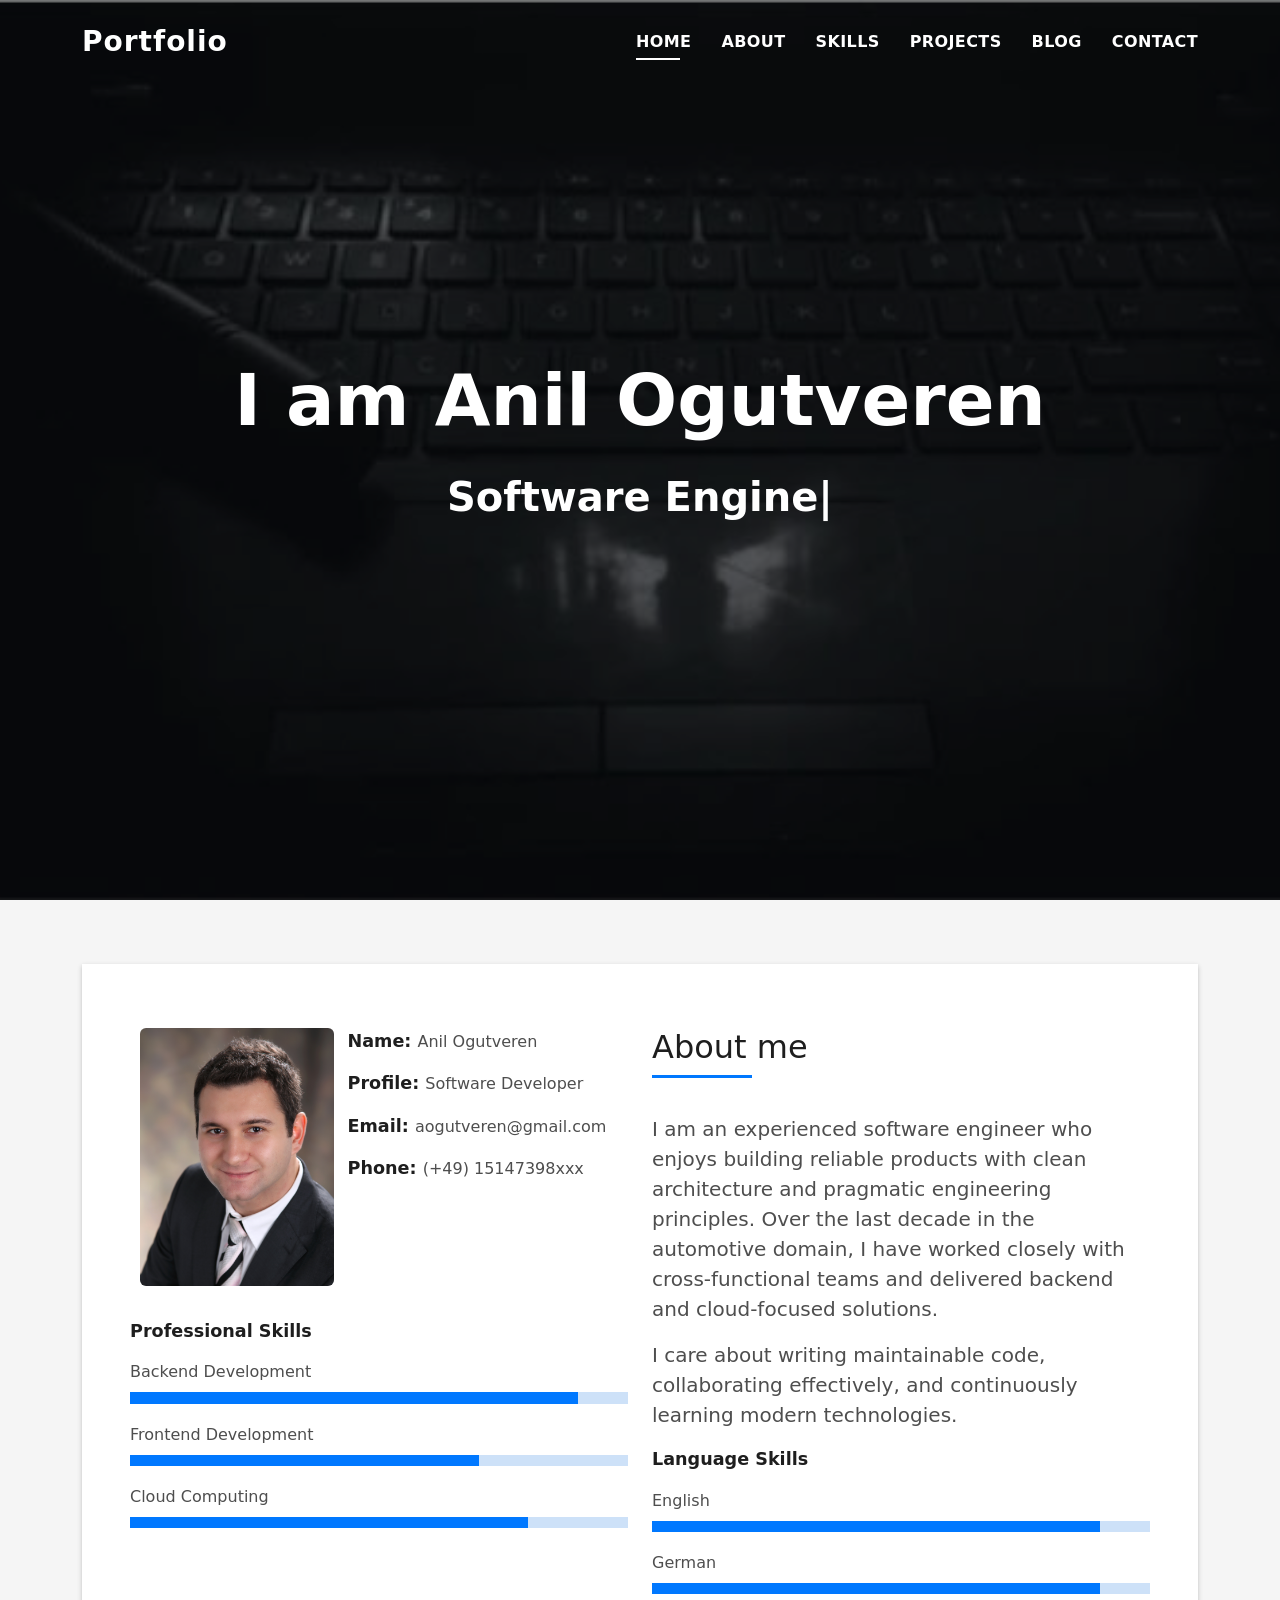
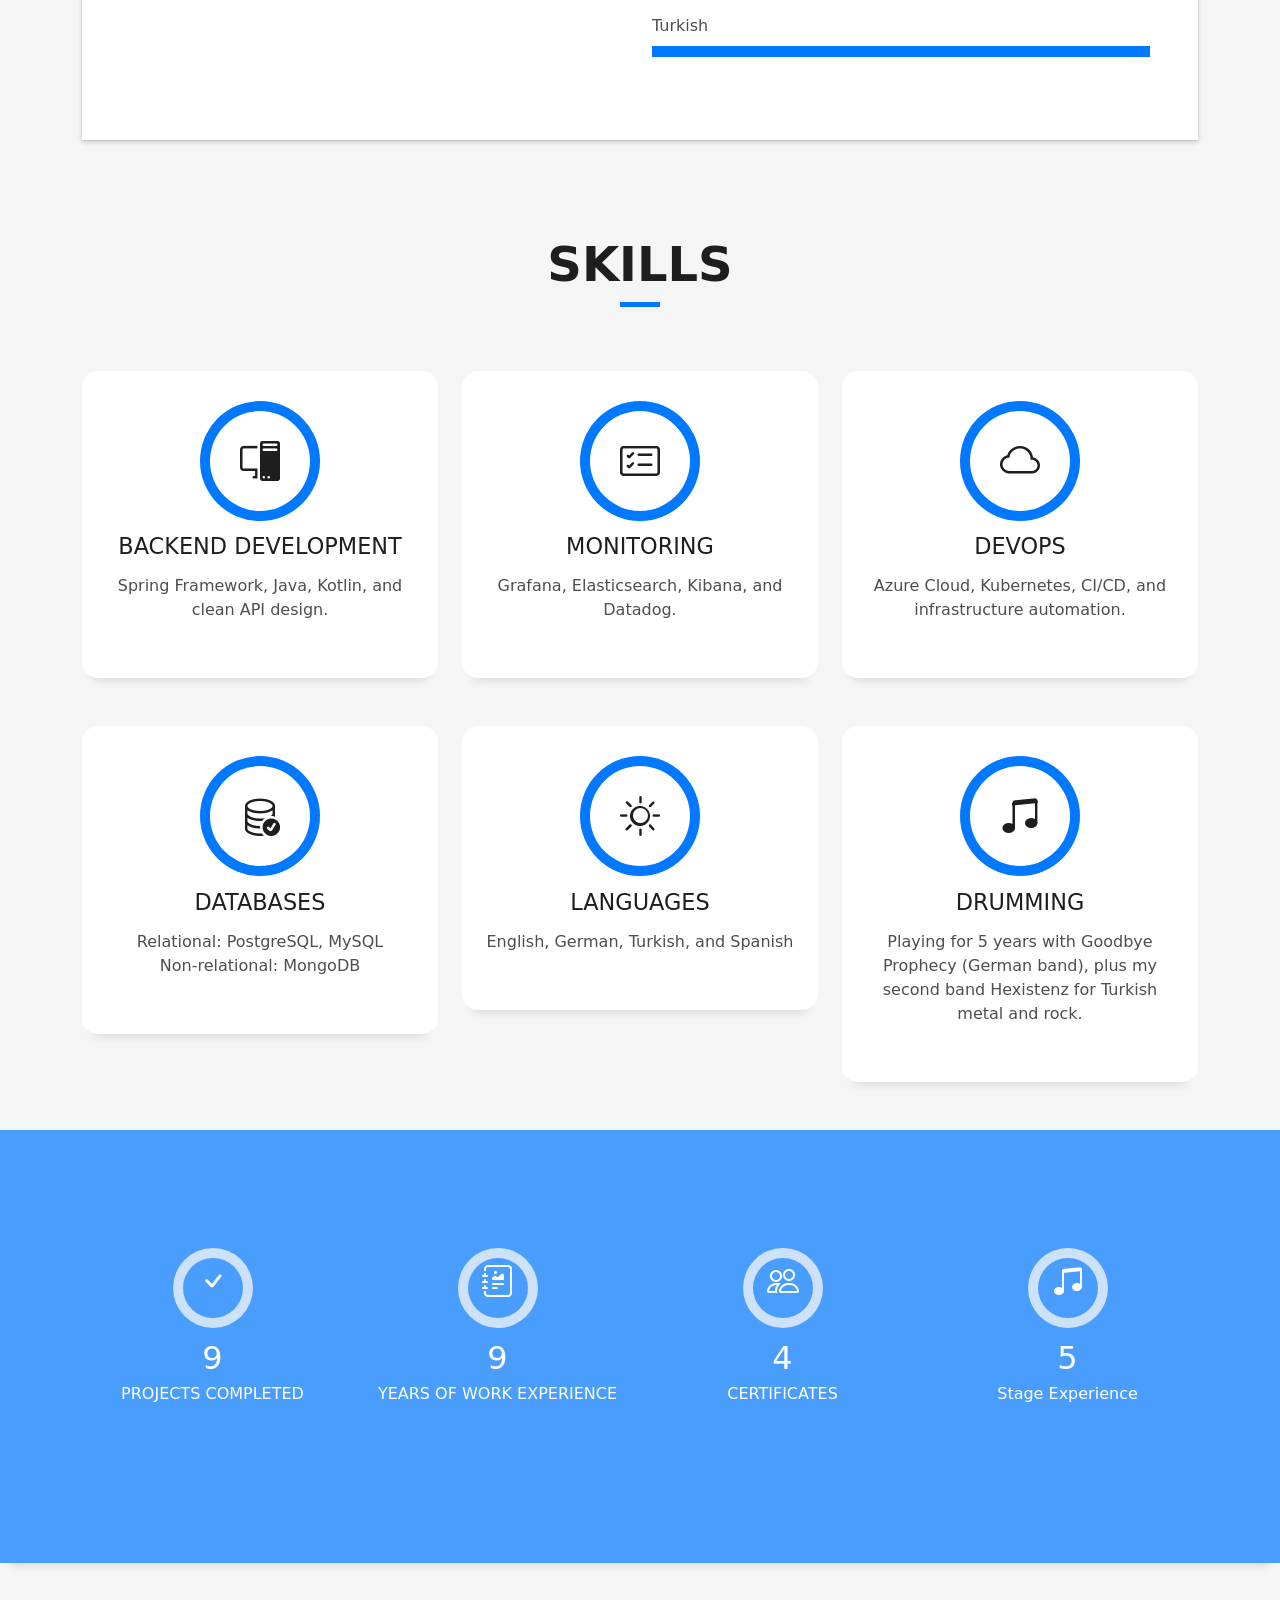
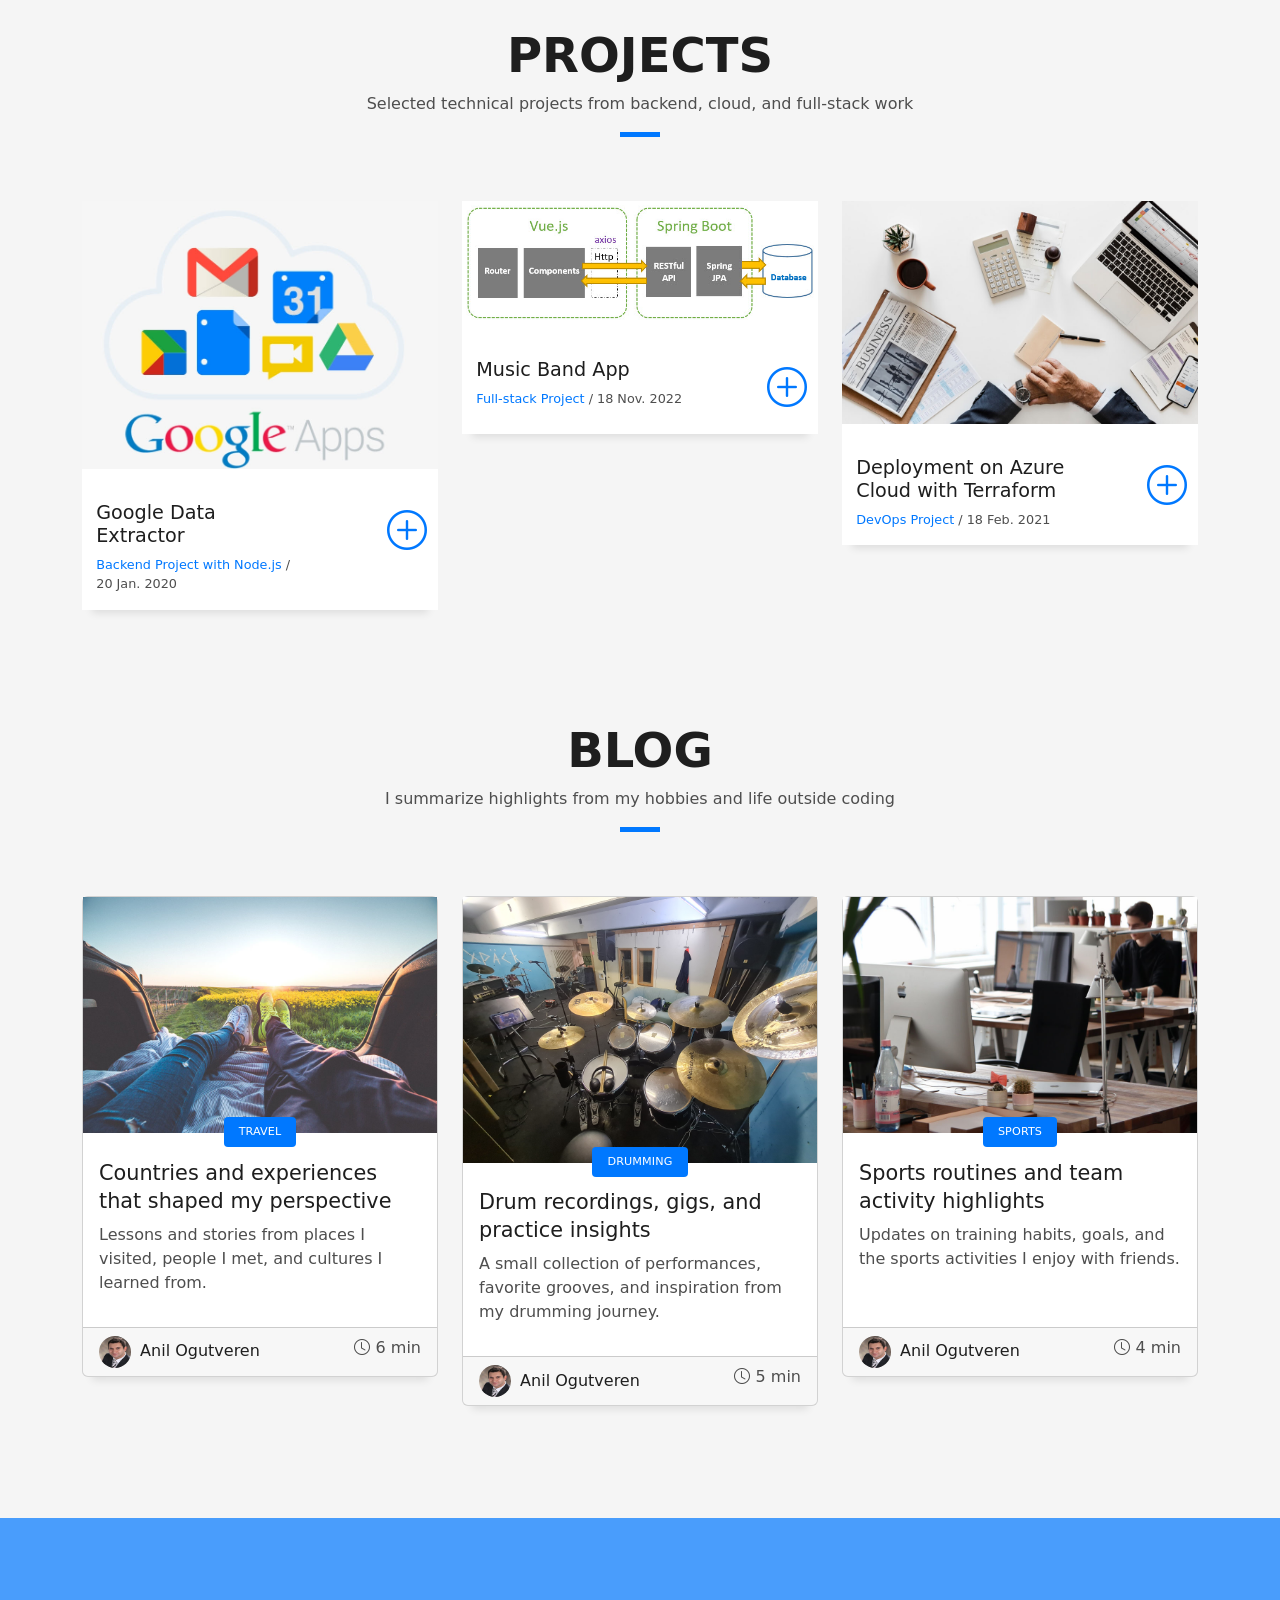
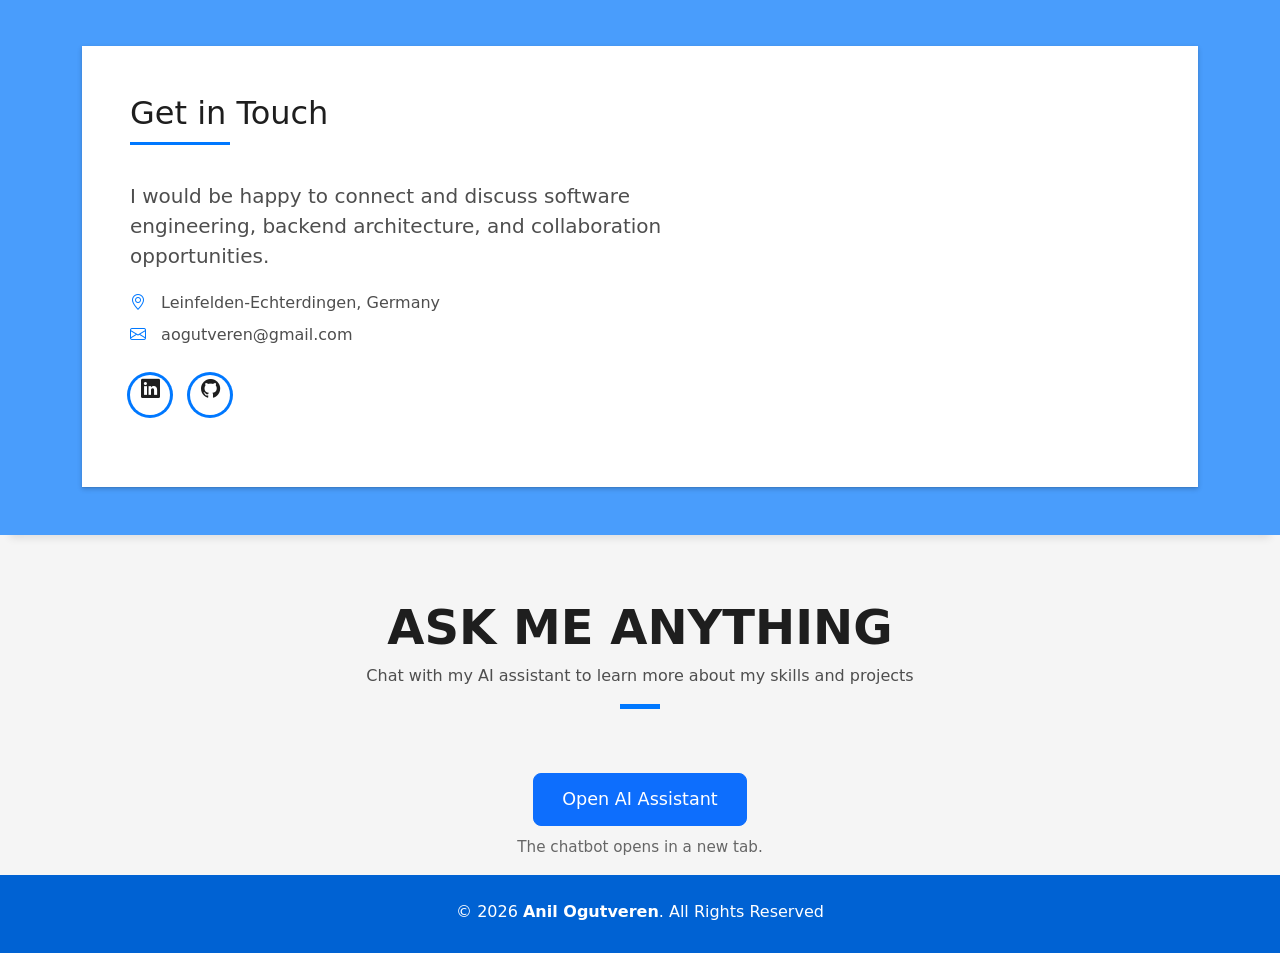
<file: index.html>
<!DOCTYPE html>
<html lang="en">

<head>
  <meta charset="utf-8">
  <meta content="width=device-width, initial-scale=1.0" name="viewport">

  <title>Anil Ogutveren | Software Developer Portfolio</title>
  <meta name="description" content="Personal portfolio of Anil Ogutveren - software developer focused on backend engineering, cloud, and clean architecture.">
  <meta name="keywords" content="Anil Ogutveren, software developer, backend, Java, Kotlin, cloud, portfolio">
  <meta name="author" content="Anil Ogutveren">
  <meta property="og:title" content="Anil Ogutveren | Software Developer Portfolio">
  <meta property="og:description" content="Explore selected projects, technical skills, and personal blog posts on software, drumming, travel, and sports.">
  <meta property="og:type" content="website">
  <meta property="og:url" content="https://anil-ogutveren.de/">
  <meta property="og:image" content="https://anil-ogutveren.de/assets/img/hero-bg.jpg">
  <meta name="twitter:card" content="summary_large_image">
  <link rel="canonical" href="https://anil-ogutveren.de/">

  <!-- Favicons -->
  <link href="assets/img/favicon.png" rel="icon">
  <link href="assets/img/apple-touch-icon.png" rel="apple-touch-icon">

  <!-- Vendor CSS Files -->
  <link href="assets/vendor/bootstrap/css/bootstrap.min.css" rel="stylesheet">
  <link href="assets/vendor/bootstrap-icons/bootstrap-icons.css" rel="stylesheet">
  <link href="assets/vendor/glightbox/css/glightbox.min.css" rel="stylesheet">
  <link href="assets/vendor/swiper/swiper-bundle.min.css" rel="stylesheet">

  <!-- Template Main CSS File -->
  <link href="assets/css/style.css" rel="stylesheet">
</head>
<body>

  <!-- ======= Header ======= -->
  <header id="header" class="fixed-top">
    <div class="container d-flex align-items-center justify-content-between">

      <h1 class="logo"><a href="index.html">Portfolio</a></h1>

      <nav id="navbar" class="navbar">
        <ul>
          <li><a class="nav-link scrollto active" href="#hero">Home</a></li>
          <li><a class="nav-link scrollto" href="#about">About</a></li>
          <li><a class="nav-link scrollto" href="#services">Skills</a></li>
          <li><a class="nav-link scrollto" href="#work">Projects</a></li>
          <li><a class="nav-link scrollto" href="#blog">Blog</a></li>
          <li><a class="nav-link scrollto" href="#contact">Contact</a></li>
        </ul>
        <i class="bi bi-list mobile-nav-toggle"></i>
      </nav><!-- .navbar -->

    </div>
  </header><!-- End Header -->

  <!-- ======= Hero Section ======= -->
  <div id="hero" class="hero route bg-image" style="background-image: url(assets/img/hero-bg.jpg)">
    <div class="overlay-itro"></div>
    <div class="hero-content display-table">
      <div class="table-cell">
        <div class="container">
          <h1 class="hero-title mb-4">I am Anil Ogutveren</h1>
          <p class="hero-subtitle"><span class="typed" data-typed-items="Software Engineer, Backend Developer, Cloud&AI Enthusiast, Drummer"></span></p>
        </div>
      </div>
    </div>
  </div><!-- End Hero Section -->

  <main id="main">

    <!-- ======= About Section ======= -->
    <section id="about" class="about-mf sect-pt4 route">
      <div class="container">
        <div class="row">
          <div class="col-sm-12">
            <div class="box-shadow-full">
              <div class="row">
                <div class="col-md-6">
                  <div class="row">
                    <div class="col-sm-6 col-md-5">
                      <div class="about-img">
                        <img src="assets/img/testimonial-2.jpg" class="img-fluid rounded b-shadow-a" alt="Portrait of Anil Ogutveren">
                      </div>
                    </div>
                    <div class="col-sm-6 col-md-7">
                      <div class="about-info">
                        <p><span class="title-s">Name: </span> <span>Anil Ogutveren</span></p>
                        <p><span class="title-s">Profile: </span> <span>Software Developer</span></p>
                        <p><span class="title-s">Email: </span> <span>aogutveren@gmail.com</span></p>
                        <p><span class="title-s">Phone: </span> <span>(+49) 15147398xxx</span></p>
                      </div>
                    </div>
                  </div>
                  <div class="skill-mf">
                    <p class="title-s">Professional Skills</p>
                    <span>Backend Development</span>
                    <div class="progress">
                      <div class="progress-bar" role="progressbar" style="width: 90%;" aria-valuenow="90" aria-valuemin="0" aria-valuemax="100"></div>
                    </div>
                    <span>Frontend Development</span>
                    <div class="progress">
                      <div class="progress-bar" role="progressbar" style="width: 70%;" aria-valuenow="70" aria-valuemin="0" aria-valuemax="100"></div>
                    </div>
                    <span>Cloud Computing</span>
                    <div class="progress">
                      <div class="progress-bar" role="progressbar" style="width: 80%;" aria-valuenow="80" aria-valuemin="0" aria-valuemax="100"></div>
                    </div>
                  </div>
                </div>
                <div class="col-md-6">
                  <div class="about-me pt-4 pt-md-0">
                    <div class="title-box-2">
                      <h5 class="title-left">
                        About me
                      </h5>
                    </div>
                    <p class="lead">
                      I am an experienced software engineer who enjoys building reliable products with clean architecture and pragmatic engineering principles.
                      Over the last decade in the automotive domain, I have worked closely with cross-functional teams and delivered backend and cloud-focused solutions.
                    </p>
                    <p class="lead">
                      I care about writing maintainable code, collaborating effectively, and continuously learning modern technologies.
                    </p>
                    <div class="skill-mf">
                      <p class="title-s">Language Skills</p>
                      <span>English</span>
                      <div class="progress">
                        <div class="progress-bar" role="progressbar" style="width: 90%;" aria-valuenow="90" aria-valuemin="0" aria-valuemax="100"></div>
                      </div>
                      <span>German</span>
                      <div class="progress">
                        <div class="progress-bar" role="progressbar" style="width: 90%;" aria-valuenow="90" aria-valuemin="0" aria-valuemax="100"></div>
                      </div>
                      <span>Turkish</span>
                      <div class="progress">
                        <div class="progress-bar" role="progressbar" style="width: 100%;" aria-valuenow="100" aria-valuemin="0" aria-valuemax="100"></div>
                      </div>
                    </div>
                  </div>
                </div>
              </div>
            </div>
          </div>
        </div>
      </div>
    </section><!-- End About Section -->

    <!-- ======= Services Section ======= -->
    <section id="services" class="services-mf pt-5 route">
      <div class="container">
        <div class="row">
          <div class="col-sm-12">
            <div class="title-box text-center">
              <h3 class="title-a">
                Skills
              </h3>
              <div class="line-mf"></div>
            </div>
          </div>
        </div>
        <div class="row">
          <div class="col-md-4">
            <div class="service-box">
              <div class="service-ico">
                <span class="ico-circle"><i class="bi bi-pc-display"></i></span>
              </div>
              <div class="service-content">
                <h2 class="s-title">Backend Development</h2>
                <p class="s-description text-center">
                  Spring Framework, Java, Kotlin, and clean API design.
                </p>
              </div>
            </div>
          </div>
          <div class="col-md-4">
            <div class="service-box">
              <div class="service-ico">
                <span class="ico-circle"><i class="bi bi-card-checklist"></i></span>
              </div>
              <div class="service-content">
                <h2 class="s-title">Monitoring</h2>
                <p class="s-description text-center">
                  Grafana, Elasticsearch, Kibana, and Datadog.
                </p>
              </div>
            </div>
          </div>
          <div class="col-md-4">
            <div class="service-box">
              <div class="service-ico">
                <span class="ico-circle"><i class="bi bi-cloud"></i></span>
              </div>
              <div class="service-content">
                <h2 class="s-title">DevOps</h2>
                <p class="s-description text-center">
                  Azure Cloud, Kubernetes, CI/CD, and infrastructure automation.
                </p>
              </div>
            </div>
          </div>
          <div class="col-md-4">
            <div class="service-box">
              <div class="service-ico">
                <span class="ico-circle"><i class="bi bi-database-check"></i></span>
              </div>
              <div class="service-content">
                <h2 class="s-title">Databases</h2>
                <p class="s-description text-center">
                  Relational: PostgreSQL, MySQL<br>
                  Non-relational: MongoDB
                </p>
              </div>
            </div>
          </div>
          <div class="col-md-4">
            <div class="service-box">
              <div class="service-ico">
                <span class="ico-circle"><i class="bi bi-brightness-high"></i></span>
              </div>
              <div class="service-content">
                <h2 class="s-title">Languages</h2>
                <p class="s-description text-center">
                  English, German, Turkish, and Spanish
                </p>
              </div>
            </div>
          </div>
          <div class="col-md-4">
            <div class="service-box">
              <div class="service-ico">
                <span class="ico-circle"><i class="bi bi-music-note-beamed"></i></span>
              </div>
              <div class="service-content">
                <h2 class="s-title">Drumming</h2>
                <p class="s-description text-center">
                  Playing for 5 years with Goodbye Prophecy (German band), plus my second band Hexistenz for Turkish metal and rock.
                </p>
              </div>
            </div>
          </div>
        </div>
      </div>
    </section><!-- End Services Section -->

    <!-- ======= Counter Section ======= -->
    <div class="section-counter paralax-mf bg-image" style="background-image: url(assets/img/counters-bg.jpg)">
      <div class="overlay-mf"></div>
      <div class="container position-relative">
        <div class="row">
          <div class="col-sm-3 col-lg-3">
            <div class="counter-box counter-box pt-4 pt-md-0">
              <div class="counter-ico">
                <span class="ico-circle"><i class="bi bi-check"></i></span>
              </div>
              <div class="counter-num">
                <p data-purecounter-start="0" data-purecounter-end="10" data-purecounter-duration="1" class="counter purecounter"></p>
                <span class="counter-text">PROJECTS COMPLETED</span>
              </div>
            </div>
          </div>
          <div class="col-sm-3 col-lg-3">
            <div class="counter-box pt-4 pt-md-0">
              <div class="counter-ico">
                <span class="ico-circle"><i class="bi bi-journal-richtext"></i></span>
              </div>
              <div class="counter-num">
                <p data-purecounter-start="0" data-purecounter-end="10" data-purecounter-duration="1" class="counter purecounter"></p>
                <span class="counter-text">YEARS OF WORK EXPERIENCE</span>
              </div>
            </div>
          </div>
          <div class="col-sm-3 col-lg-3">
            <div class="counter-box pt-4 pt-md-0">
              <div class="counter-ico">
                <span class="ico-circle"><i class="bi bi-people"></i></span>
              </div>
              <div class="counter-num">
                <p data-purecounter-start="0" data-purecounter-end="4" data-purecounter-duration="1" class="counter purecounter"></p>
                <span class="counter-text">CERTIFICATES</span>
              </div>
            </div>
          </div>
          <div class="col-sm-3 col-lg-3">
            <div class="counter-box pt-4 pt-md-0">
              <div class="counter-ico">
                <span class="ico-circle"><i class="bi bi-music-note-beamed"></i></span>
              </div>
              <div class="counter-num">
                <p data-purecounter-start="0" data-purecounter-end="6" data-purecounter-duration="1" class="counter purecounter"></p>
                <span class="counter-text">Stage Experience</span>
              </div>
            </div>
          </div>
        </div>
      </div>
    </div><!-- End Counter Section -->

    <!-- ======= Portfolio Section ======= -->
    <section id="work" class="portfolio-mf sect-pt4 route">
      <div class="container">
        <div class="row">
          <div class="col-sm-12">
            <div class="title-box text-center">
              <h3 class="title-a">
                Projects
              </h3>
              <p class="subtitle-a">
                Selected technical projects from backend, cloud, and full-stack work
              </p>
              <div class="line-mf"></div>
            </div>
          </div>
        </div>
        <div class="row">
          <div class="col-md-4">
            <div class="work-box">
              <a href="assets/img/work-1.jpg" data-gallery="portfolioGallery" class="portfolio-lightbox">
                <div class="work-img">
                  <img src="assets/img/googleLogos.jpg" alt="Google Data Extractor project" class="img-fluid">
                </div>
              </a>
              <div class="work-content">
                <div class="row">
                  <div class="col-sm-8">
                    <h2 class="w-title">Google Data Extractor</h2>
                    <div class="w-more">
                      <span class="w-ctegory">Backend Project with Node.js</span> / <span class="w-date">20 Jan. 2020</span>
                    </div>
                  </div>
                  <div class="col-sm-4">
                    <div class="w-like">
                      <a href="portfolio-details.html" aria-label="Open Google Data Extractor details"> <span class="bi bi-plus-circle"></span></a>
                    </div>
                  </div>
                </div>
              </div>
            </div>
          </div>
          <div class="col-md-4">
            <div class="work-box">
              <a href="assets/img/work-2.jpg" data-gallery="portfolioGallery" class="portfolio-lightbox">
                <div class="work-img">
                  <img src="assets/img/MusicBandProjectLogo.jpg" alt="Music Band App project" class="img-fluid">
                </div>
              </a>
              <div class="work-content">
                <div class="row">
                  <div class="col-sm-8">
                    <h2 class="w-title">Music Band App</h2>
                    <div class="w-more">
                      <span class="w-ctegory">Full-stack Project</span> / <span class="w-date">18 Nov. 2022</span>
                    </div>
                  </div>
                  <div class="col-sm-4">
                    <div class="w-like">
                      <a href="portfolio-details.html" aria-label="Open Music Band App details"> <span class="bi bi-plus-circle"></span></a>
                    </div>
                  </div>
                </div>
              </div>
            </div>
          </div>
          <div class="col-md-4">
            <div class="work-box">
              <a href="assets/img/work-3.jpg" data-gallery="portfolioGallery" class="portfolio-lightbox">
                <div class="work-img">
                  <img src="assets/img/work-3.jpg" alt="Azure cloud deployment project" class="img-fluid">
                </div>
              </a>
              <div class="work-content">
                <div class="row">
                  <div class="col-sm-8">
                    <h2 class="w-title">Deployment on Azure Cloud with Terraform</h2>
                    <div class="w-more">
                      <span class="w-ctegory">DevOps Project</span> / <span class="w-date">18 Feb. 2021</span>
                    </div>
                  </div>
                  <div class="col-sm-4">
                    <div class="w-like">
                      <a href="portfolio-details.html" aria-label="Open Azure deployment details"> <span class="bi bi-plus-circle"></span></a>
                    </div>
                  </div>
                </div>
              </div>
            </div>
          </div>

        </div>
      </div>
    </section><!-- End Portfolio Section -->

    <!-- ======= Blog Section ======= -->
    <section id="blog" class="blog-mf sect-pt4 route">
      <div class="container">
        <div class="row">
          <div class="col-sm-12">
            <div class="title-box text-center">
              <h3 class="title-a">
                Blog
              </h3>
              <p class="subtitle-a">
                I summarize highlights from my hobbies and life outside coding
              </p>
              <div class="line-mf"></div>
            </div>
          </div>
        </div>
        <div class="row">
          <div class="col-md-4">
            <div class="card card-blog">
              <div class="card-img">
                <a href="blog-travel.html"><img src="assets/img/post-1.jpg" alt="Travel blog preview" class="img-fluid"></a>
              </div>
              <div class="card-body">
                <div class="card-category-box">
                  <div class="card-category">
                    <h6 class="category">Travel</h6>
                  </div>
                </div>
                <h3 class="card-title"><a href="blog-travel.html">Countries and experiences that shaped my perspective</a></h3>
                <p class="card-description">
                  Lessons and stories from places I visited, people I met, and cultures I learned from.
                </p>
              </div>
              <div class="card-footer">
                <div class="post-author">
                  <a href="#about">
                    <img src="assets/img/testimonial-2.jpg" alt="Anil Ogutveren" class="avatar rounded-circle">
                    <span class="author">Anil Ogutveren</span>
                  </a>
                </div>
                <div class="post-date">
                  <span class="bi bi-clock"></span> 6 min
                </div>
              </div>
            </div>
          </div>
          <div class="col-md-4">
            <div class="card card-blog">
              <div class="card-img">
                <a href="blog-drumming.html"><img src="assets/img/AnilsDrums.jpg" alt="Drumming blog preview" class="img-fluid"></a>
              </div>
              <div class="card-body">
                <div class="card-category-box">
                  <div class="card-category">
                    <h6 class="category">Drumming</h6>
                  </div>
                </div>
                <h3 class="card-title"><a href="blog-drumming.html">Drum recordings, gigs, and practice insights</a></h3>
                <p class="card-description">
                  A small collection of performances, favorite grooves, and inspiration from my drumming journey.
                </p>
              </div>
              <div class="card-footer">
                <div class="post-author">
                  <a href="#about">
                    <img src="assets/img/testimonial-2.jpg" alt="Anil Ogutveren" class="avatar rounded-circle">
                    <span class="author">Anil Ogutveren</span>
                  </a>
                </div>
                <div class="post-date">
                  <span class="bi bi-clock"></span> 5 min
                </div>
              </div>
            </div>
          </div>
          <div class="col-md-4">
            <div class="card card-blog">
              <div class="card-img">
                <a href="blog-sport.html"><img src="assets/img/post-3.jpg" alt="Sports blog preview" class="img-fluid"></a>
              </div>
              <div class="card-body">
                <div class="card-category-box">
                  <div class="card-category">
                    <h6 class="category">Sports</h6>
                  </div>
                </div>
                <h3 class="card-title"><a href="blog-sport.html">Sports routines and team activity highlights</a></h3>
                <p class="card-description">
                  Updates on training habits, goals, and the sports activities I enjoy with friends.
                </p>
              </div>
              <div class="card-footer">
                <div class="post-author">
                  <a href="#about">
                    <img src="assets/img/testimonial-2.jpg" alt="Anil Ogutveren" class="avatar rounded-circle">
                    <span class="author">Anil Ogutveren</span>
                  </a>
                </div>
                <div class="post-date">
                  <span class="bi bi-clock"></span> 4 min
                </div>
              </div>
            </div>
          </div>
        </div>
      </div>
    </section><!-- End Blog Section -->

    <!-- ======= Contact Section ======= -->
    <section id="contact" class="paralax-mf footer-paralax bg-image sect-mt4 route" style="background-image: url(assets/img/overlay-bg.jpg)">
      <div class="overlay-mf"></div>
      <div class="container">
        <div class="row">
          <div class="col-sm-12">
            <div class="contact-mf">
              <div id="contact-card" class="box-shadow-full">
                <div class="row">
                  <div class="col-md-7">
                    <div class="title-box-2 pt-4 pt-md-0">
                      <h5 class="title-left">
                        Get in Touch
                      </h5>
                    </div>
                    <div class="more-info">
                      <p class="lead">
                        I would be happy to connect and discuss software engineering, backend architecture, and collaboration opportunities.
                      </p>
                      <ul class="list-ico">
                        <li><span class="bi bi-geo-alt"></span> Leinfelden-Echterdingen, Germany</li>
                        <li><span class="bi bi-envelope"></span> aogutveren@gmail.com</li>
                      </ul>
                    </div>
                    <div class="socials">
                      <ul>
                        <li><a href="https://www.linkedin.com/in/an%C4%B1l-%C3%B6-17a94618/" target="_blank" rel="noopener noreferrer" aria-label="LinkedIn profile"><span class="ico-circle"><i class="bi bi-linkedin"></i></span></a></li>
                        <li><a href="https://github.com/aogutveren" target="_blank" rel="noopener noreferrer" aria-label="GitHub profile"><span class="ico-circle"><i class="bi bi-github"></i></span></a></li>
                      </ul>
                    </div>
                  </div>
                </div>
              </div>
            </div>
          </div>
        </div>
      </div>
    </section><!-- End Contact Section -->

    <!-- ======= Chatbot Section ======= -->
    <section id="chatbot" class="chatbot-mf sect-pt4 route" aria-label="Chatbot">
      <div class="container">
        <div class="row">
          <div class="col-sm-12">
            <div class="title-box text-center">
              <h3 class="title-a">Ask Me Anything</h3>
              <p class="subtitle-a">Chat with my AI assistant to learn more about my skills and projects</p>
              <div class="line-mf"></div>
            </div>
            <div style="max-width: 700px; margin: 0 auto; text-align: center;">
              <a
                href="https://huggingface.co/spaces/aogutveren/careerchat2"
                target="_blank"
                rel="noopener noreferrer"
                class="btn btn-primary"
                style="font-size: 1.1em; padding: 12px 28px; border-radius: 8px;"
              >
                Open AI Assistant
              </a>
              <p style="margin-top: 10px; color: #666; font-size: 0.95em;">
                The chatbot opens in a new tab.
              </p>
            </div>
          </div>
        </div>
      </div>
    </section>

  </main><!-- End #main -->

  <!-- ======= Footer ======= -->
  <footer>
    <div class="container">
      <div class="row">
        <div class="col-sm-12">
          <div class="copyright-box">
            <p class="copyright">&copy; 2026 <strong>Anil Ogutveren</strong>. All Rights Reserved</p>
          </div>
        </div>
      </div>
    </div>
  </footer><!-- End  Footer -->

  <div id="preloader"></div>
  <a href="#" class="back-to-top d-flex align-items-center justify-content-center"><i class="bi bi-arrow-up-short"></i></a>

  <!-- Vendor JS Files -->
  <script src="assets/vendor/purecounter/purecounter_vanilla.js"></script>
  <script src="assets/vendor/bootstrap/js/bootstrap.bundle.min.js"></script>
  <script src="assets/vendor/glightbox/js/glightbox.min.js"></script>
  <script src="assets/vendor/swiper/swiper-bundle.min.js"></script>
  <script src="assets/vendor/typed.js/typed.min.js"></script>
  <script src="assets/vendor/php-email-form/validate.js"></script>

  <!-- Template Main JS File -->
  <script src="assets/js/main.js"></script>

</body>

</html>
</file>
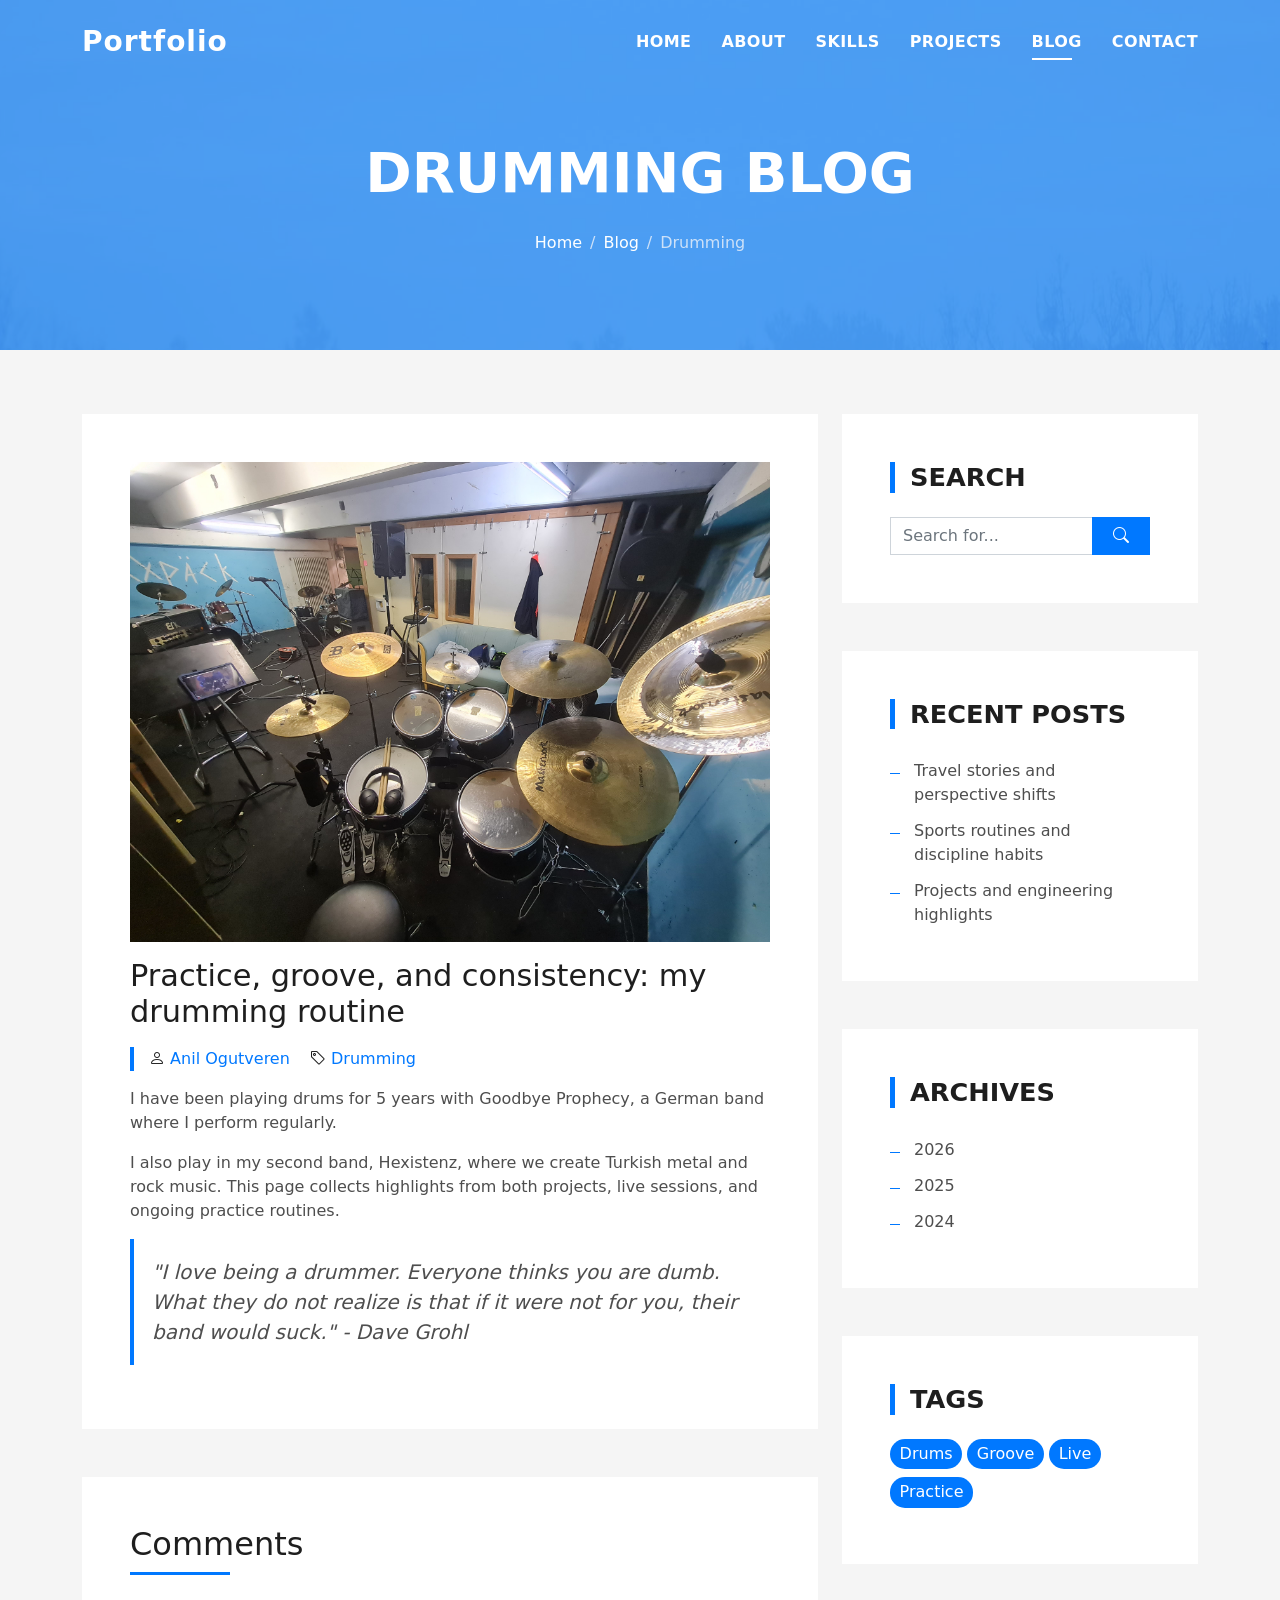
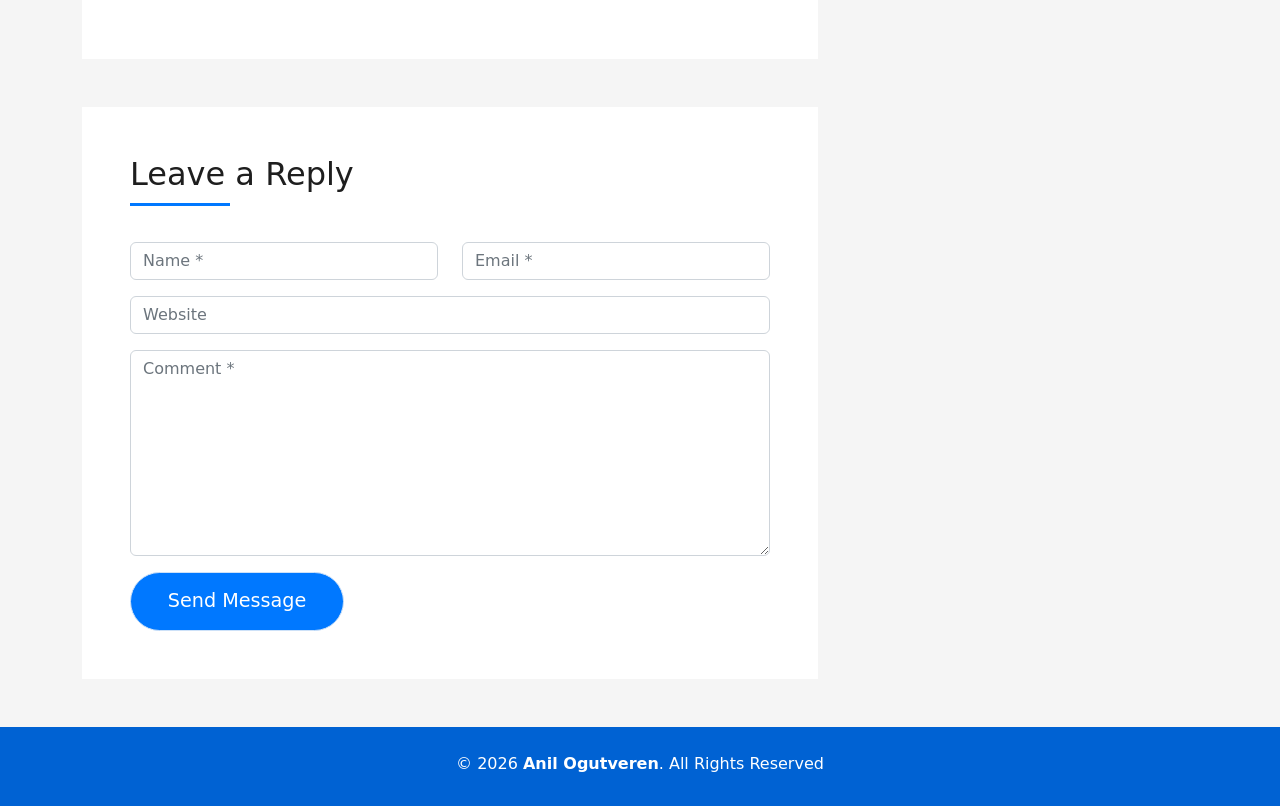
<file: blog-drumming.html>
<!DOCTYPE html>
<html lang="en">

<head>
  <meta charset="utf-8">
  <meta content="width=device-width, initial-scale=1.0" name="viewport">

  <title>Drumming Blog | Anil Ogutveren</title>
  <meta name="description" content="Drumming blog by Anil Ogutveren with recordings, groove ideas, and live performance highlights.">
  <meta name="keywords" content="drumming blog, drum recordings, live performance, Anil Ogutveren">
  <meta property="og:title" content="Drumming Blog | Anil Ogutveren">
  <meta property="og:description" content="A collection of drum recordings, gigs, and practice ideas.">
  <meta property="og:type" content="article">
  <meta property="og:url" content="https://anil-ogutveren.de/blog-drumming.html">
  <link rel="canonical" href="https://anil-ogutveren.de/blog-drumming.html">

  <!-- Favicons -->
  <link href="assets/img/favicon.png" rel="icon">
  <link href="assets/img/apple-touch-icon.png" rel="apple-touch-icon">

  <!-- Vendor CSS Files -->
  <link href="assets/vendor/bootstrap/css/bootstrap.min.css" rel="stylesheet">
  <link href="assets/vendor/bootstrap-icons/bootstrap-icons.css" rel="stylesheet">
  <link href="assets/vendor/glightbox/css/glightbox.min.css" rel="stylesheet">
  <link href="assets/vendor/swiper/swiper-bundle.min.css" rel="stylesheet">

  <!-- Template Main CSS File -->
  <link href="assets/css/style.css" rel="stylesheet">

</head>

<body>

  <!-- ======= Header ======= -->
  <header id="header" class="fixed-top">
    <div class="container d-flex align-items-center justify-content-between">

      <h1 class="logo"><a href="index.html">Portfolio</a></h1>

      <nav id="navbar" class="navbar">
        <ul>
          <li><a class="nav-link" href="index.html#hero">Home</a></li>
          <li><a class="nav-link" href="index.html#about">About</a></li>
          <li><a class="nav-link" href="index.html#services">Skills</a></li>
          <li><a class="nav-link" href="index.html#work">Projects</a></li>
          <li><a class="nav-link active" href="index.html#blog">Blog</a></li>
          <li><a class="nav-link" href="index.html#contact">Contact</a></li>
        </ul>
        <i class="bi bi-list mobile-nav-toggle"></i>
      </nav><!-- .navbar -->

    </div>
  </header><!-- End Header -->

  <div class="hero hero-single route bg-image" style="background-image: url(assets/img/overlay-bg.jpg)">
    <div class="overlay-mf"></div>
    <div class="hero-content display-table">
      <div class="table-cell">
        <div class="container">
          <h2 class="hero-title mb-4">Drumming Blog</h2>
          <ol class="breadcrumb d-flex justify-content-center">
            <li class="breadcrumb-item">
              <a href="index.html">Home</a>
            </li>
            <li class="breadcrumb-item">
              <a href="index.html#blog">Blog</a>
            </li>
            <li class="breadcrumb-item active">Drumming</li>
          </ol>
        </div>
      </div>
    </div>
  </div>

  <main id="main">

    <!-- ======= Blog Single Section ======= -->
    <section class="blog-wrapper sect-pt4" id="blog">
      <div class="container">
        <div class="row">
          <div class="col-md-8">
            <div class="post-box">
              <div class="post-thumb">
                <img src="assets/img/AnilsDrums.jpg" class="img-fluid" alt="Acoustic drum set with cymbals">
              </div>
              <div class="post-meta">
                <h1 class="article-title">Practice, groove, and consistency: my drumming routine</h1>
                <ul>
                  <li>
                    <span class="bi bi-person"></span>
                    <a href="index.html#about">Anil Ogutveren</a>
                  </li>
                  <li>
                    <span class="bi bi-tag"></span>
                    <a href="#">Drumming</a>
                  </li>
                </ul>
              </div>
              <div class="article-content">
                <p>
                  I have been playing drums for 5 years with Goodbye Prophecy, a German band where I perform regularly.
                </p>
                <p>
                  I also play in my second band, Hexistenz, where we create Turkish metal and rock music.
                  This page collects highlights from both projects, live sessions, and ongoing practice routines.
                </p>
                <blockquote class="blockquote">
                  <p class="mb-0">"I love being a drummer. Everyone thinks you are dumb. What they do not realize is that if it were not for you, their band would suck." - Dave Grohl</p>
                </blockquote>
              </div>
            </div>
            <div class="box-comments">
              <div class="title-box-2">
                <h4 class="title-comments title-left">Comments</h4>
              </div>
              <ul class="list-comments"></ul>
            </div>
            <div class="form-comments">
              <div class="title-box-2">
                <h3 class="title-left">
                  Leave a Reply
                </h3>
              </div>
              <form class="form-mf">
                <div class="row">
                  <div class="col-md-6 mb-3">
                    <div class="form-group">
                      <input type="text" class="form-control input-mf" id="inputName" placeholder="Name *" required>
                    </div>
                  </div>
                  <div class="col-md-6 mb-3">
                    <div class="form-group">
                      <input type="email" class="form-control input-mf" id="inputEmail1" placeholder="Email *" required>
                    </div>
                  </div>
                  <div class="col-md-12 mb-3">
                    <div class="form-group">
                      <input type="url" class="form-control input-mf" id="inputUrl" placeholder="Website">
                    </div>
                  </div>
                  <div class="col-md-12 mb-3">
                    <div class="form-group">
                      <textarea id="textMessage" class="form-control input-mf" placeholder="Comment *" name="message" cols="45" rows="8" required></textarea>
                    </div>
                  </div>
                  <div class="col-md-12">
                    <button type="submit" class="button button-a button-big button-rouded">Send Message</button>
                  </div>
                </div>
              </form>
            </div>
          </div>
          <div class="col-md-4">
            <div class="widget-sidebar sidebar-search">
              <h5 class="sidebar-title">Search</h5>
              <div class="sidebar-content">
                <form>
                  <div class="input-group">
                    <input type="text" class="form-control" placeholder="Search for..." aria-label="Search for...">
                    <span class="input-group-btn">
                      <button class="btn btn-secondary btn-search" type="button">
                        <span class="bi bi-search"></span>
                      </button>
                    </span>
                  </div>
                </form>
              </div>
            </div>
            <div class="widget-sidebar">
              <h5 class="sidebar-title">Recent Posts</h5>
              <div class="sidebar-content">
                <ul class="list-sidebar">
                  <li><a href="blog-travel.html">Travel stories and perspective shifts</a></li>
                  <li><a href="blog-sport.html">Sports routines and discipline habits</a></li>
                  <li><a href="index.html#work">Projects and engineering highlights</a></li>
                </ul>
              </div>
            </div>
            <div class="widget-sidebar">
              <h5 class="sidebar-title">Archives</h5>
              <div class="sidebar-content">
                <ul class="list-sidebar">
                  <li><a href="#">2026</a></li>
                  <li><a href="#">2025</a></li>
                  <li><a href="#">2024</a></li>
                </ul>
              </div>
            </div>
            <div class="widget-sidebar widget-tags">
              <h5 class="sidebar-title">Tags</h5>
              <div class="sidebar-content">
                <ul>
                  <li><a href="#">Drums</a></li>
                  <li><a href="#">Groove</a></li>
                  <li><a href="#">Live</a></li>
                  <li><a href="#">Practice</a></li>
                </ul>
              </div>
            </div>
          </div>
        </div>
      </div>
    </section><!-- End Blog Single Section -->

  </main><!-- End #main -->

  <!-- ======= Footer ======= -->
  <footer>
    <div class="container">
      <div class="row">
        <div class="col-sm-12">
          <div class="copyright-box">
            <p class="copyright">&copy; 2026 <strong>Anil Ogutveren</strong>. All Rights Reserved</p>
          </div>
        </div>
      </div>
    </div>
  </footer><!-- End  Footer -->

  <div id="preloader"></div>
  <a href="#" class="back-to-top d-flex align-items-center justify-content-center"><i class="bi bi-arrow-up-short"></i></a>

  <!-- Vendor JS Files -->
  <script src="assets/vendor/purecounter/purecounter_vanilla.js"></script>
  <script src="assets/vendor/bootstrap/js/bootstrap.bundle.min.js"></script>
  <script src="assets/vendor/glightbox/js/glightbox.min.js"></script>
  <script src="assets/vendor/swiper/swiper-bundle.min.js"></script>
  <script src="assets/vendor/typed.js/typed.min.js"></script>
  <script src="assets/vendor/php-email-form/validate.js"></script>

  <!-- Template Main JS File -->
  <script src="assets/js/main.js"></script>

</body>

</html>
</file>
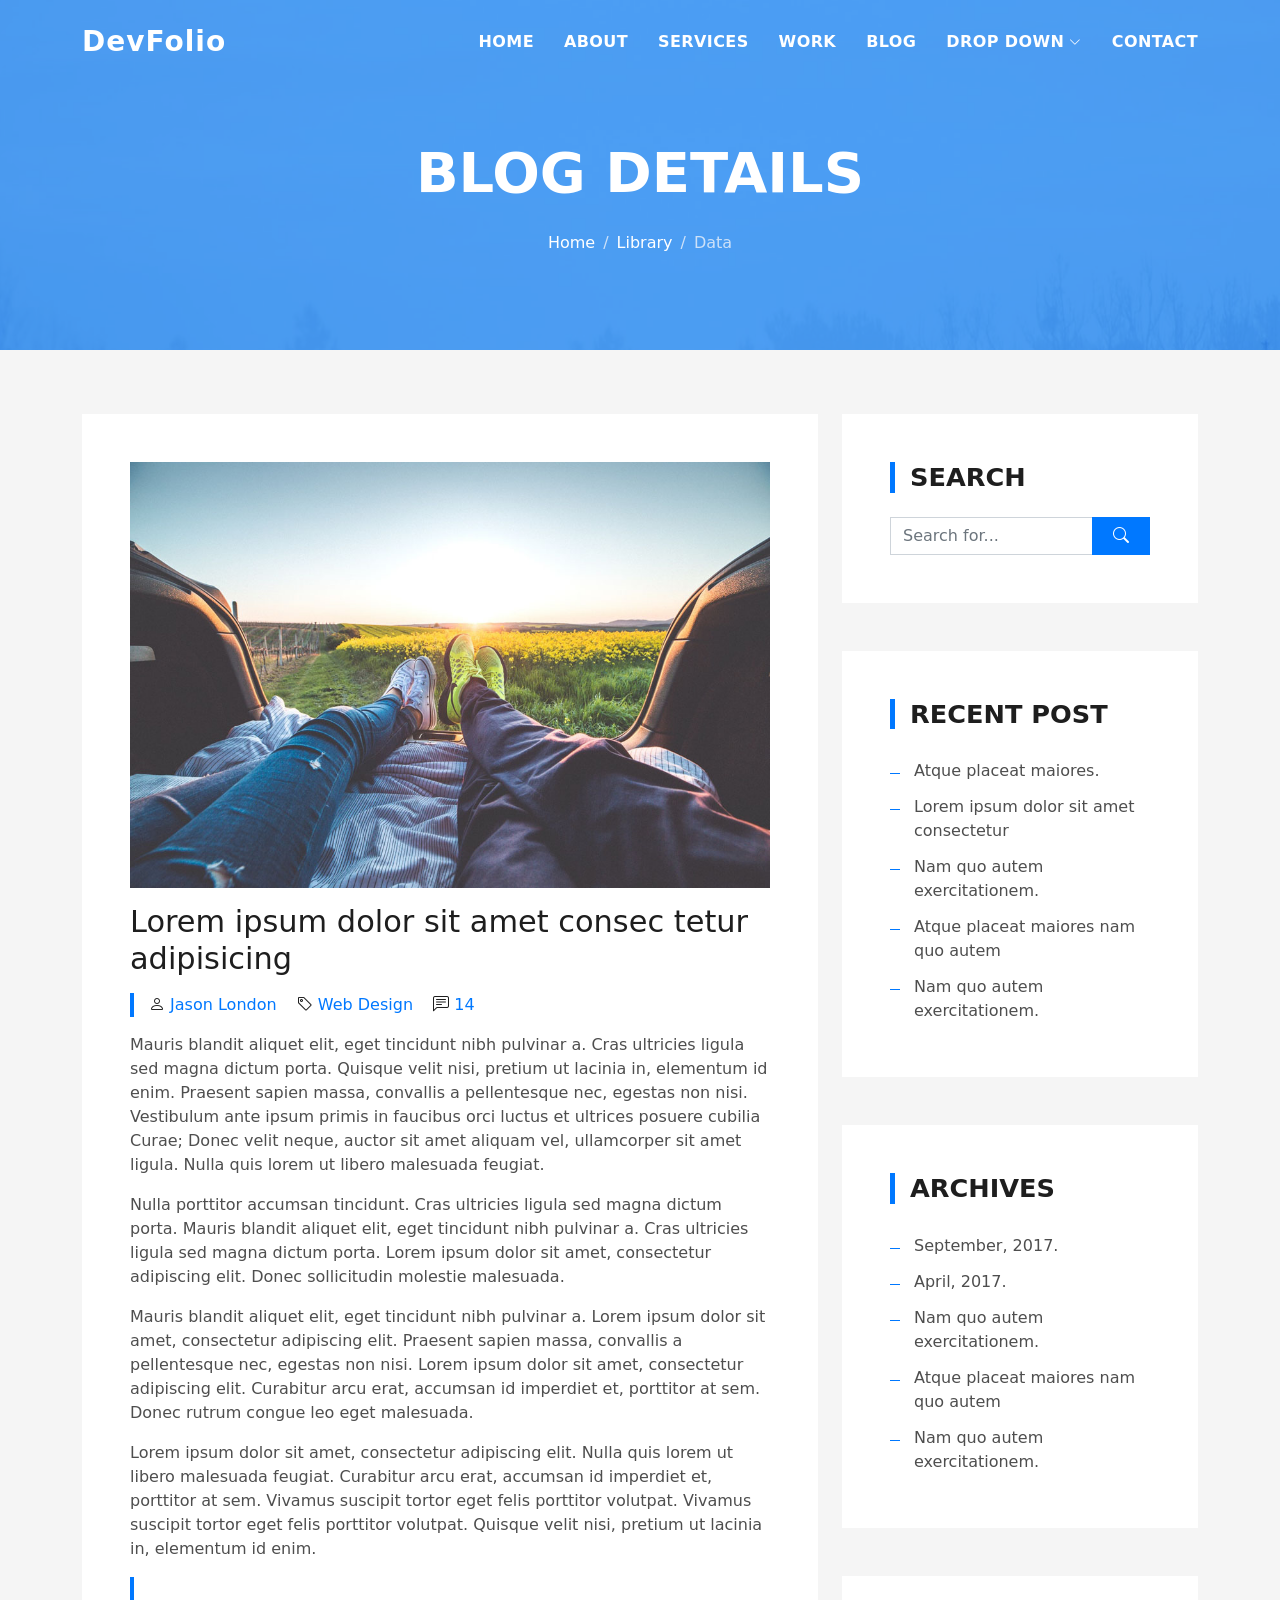
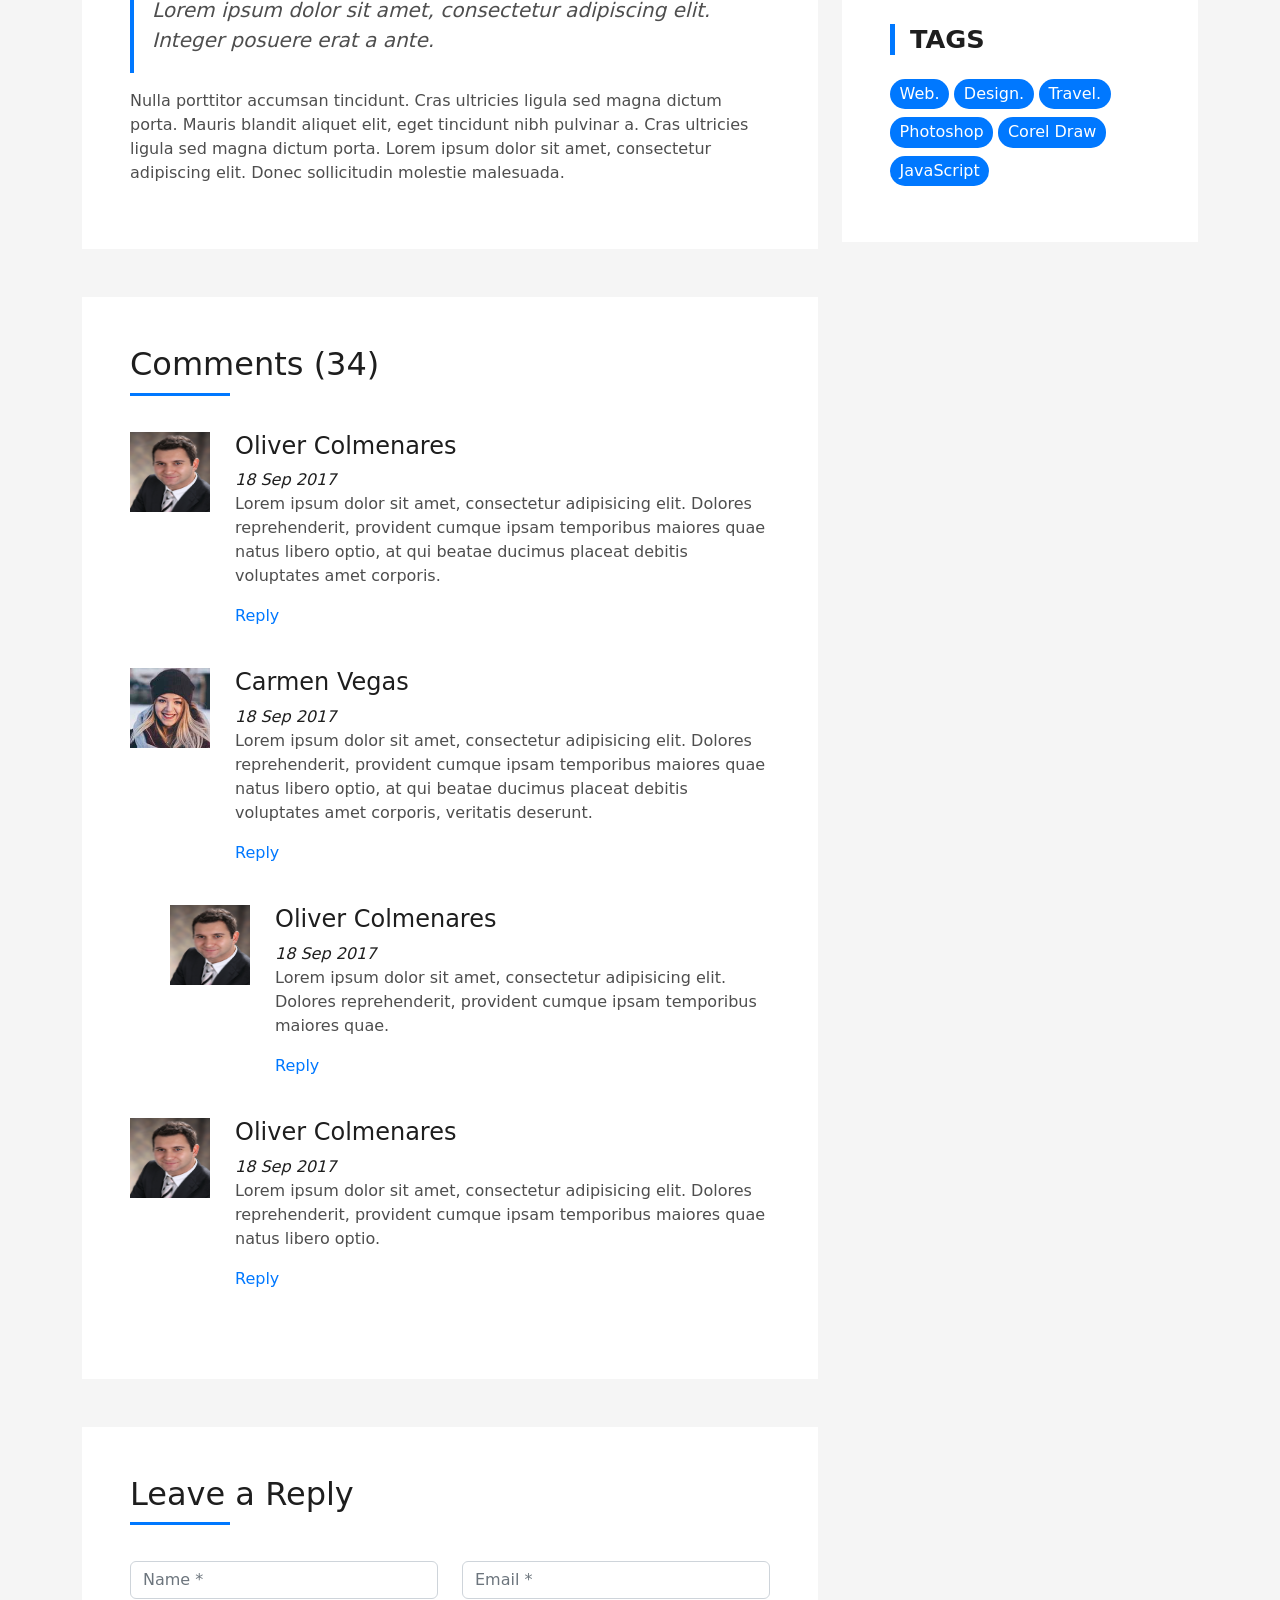
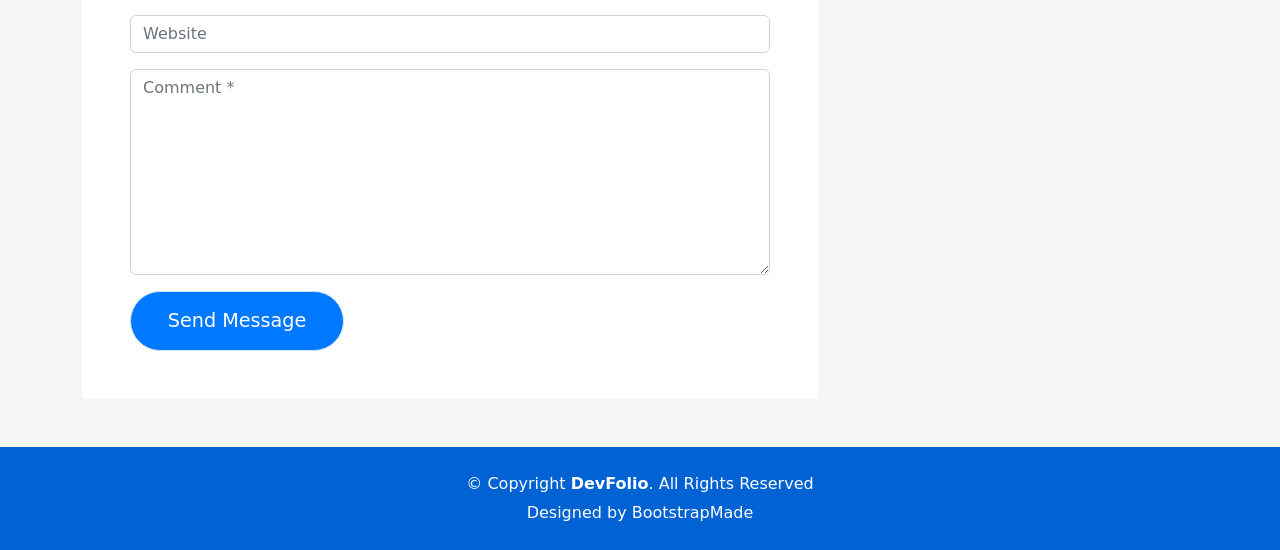
<file: blog-single.html>
<!DOCTYPE html>
<html lang="en">

<head>
  <meta charset="utf-8">
  <meta content="width=device-width, initial-scale=1.0" name="viewport">

  <title>DevFolio Bootstrap Portfolio Template - Blog Single</title>
  <meta content="" name="description">
  <meta content="" name="keywords">

  <!-- Favicons -->
  <link href="assets/img/favicon.png" rel="icon">
  <link href="assets/img/apple-touch-icon.png" rel="apple-touch-icon">

  <!-- Vendor CSS Files -->
  <link href="assets/vendor/bootstrap/css/bootstrap.min.css" rel="stylesheet">
  <link href="assets/vendor/bootstrap-icons/bootstrap-icons.css" rel="stylesheet">
  <link href="assets/vendor/glightbox/css/glightbox.min.css" rel="stylesheet">
  <link href="assets/vendor/swiper/swiper-bundle.min.css" rel="stylesheet">

  <!-- Template Main CSS File -->
  <link href="assets/css/style.css" rel="stylesheet">

  <!-- =======================================================
  * Template Name: DevFolio - v4.10.0
  * Template URL: https://bootstrapmade.com/devfolio-bootstrap-portfolio-html-template/
  * Author: BootstrapMade.com
  * License: https://bootstrapmade.com/license/
  ======================================================== -->
</head>

<body>

  <!-- ======= Header ======= -->
  <header id="header" class="fixed-top">
    <div class="container d-flex align-items-center justify-content-between">

      <h1 class="logo"><a href="index.html">DevFolio</a></h1>
      <!-- Uncomment below if you prefer to use an image logo -->
      <!-- <a href="index.html" class="logo"><img src="assets/img/logo.png" alt="" class="img-fluid"></a>-->

      <nav id="navbar" class="navbar">
        <ul>
          <li><a class="nav-link scrollto " href="#hero">Home</a></li>
          <li><a class="nav-link scrollto" href="#about">About</a></li>
          <li><a class="nav-link scrollto" href="#services">Services</a></li>
          <li><a class="nav-link scrollto " href="#work">Work</a></li>
          <li><a class="nav-link scrollto " href="#blog">Blog</a></li>
          <li class="dropdown"><a href="#"><span>Drop Down</span> <i class="bi bi-chevron-down"></i></a>
            <ul>
              <li><a href="#">Drop Down 1</a></li>
              <li class="dropdown"><a href="#"><span>Deep Drop Down</span> <i class="bi bi-chevron-right"></i></a>
                <ul>
                  <li><a href="#">Deep Drop Down 1</a></li>
                  <li><a href="#">Deep Drop Down 2</a></li>
                  <li><a href="#">Deep Drop Down 3</a></li>
                  <li><a href="#">Deep Drop Down 4</a></li>
                  <li><a href="#">Deep Drop Down 5</a></li>
                </ul>
              </li>
              <li><a href="#">Drop Down 2</a></li>
              <li><a href="#">Drop Down 3</a></li>
              <li><a href="#">Drop Down 4</a></li>
            </ul>
          </li>
          <li><a class="nav-link scrollto" href="#contact">Contact</a></li>
        </ul>
        <i class="bi bi-list mobile-nav-toggle"></i>
      </nav><!-- .navbar -->

    </div>
  </header><!-- End Header -->

  <div class="hero hero-single route bg-image" style="background-image: url(assets/img/overlay-bg.jpg)">
    <div class="overlay-mf"></div>
    <div class="hero-content display-table">
      <div class="table-cell">
        <div class="container">
          <h2 class="hero-title mb-4">Blog Details</h2>
          <ol class="breadcrumb d-flex justify-content-center">
            <li class="breadcrumb-item">
              <a href="#">Home</a>
            </li>
            <li class="breadcrumb-item">
              <a href="#">Library</a>
            </li>
            <li class="breadcrumb-item active">Data</li>
          </ol>
        </div>
      </div>
    </div>
  </div>

  <main id="main">

    <!-- ======= Blog Single Section ======= -->
    <section class="blog-wrapper sect-pt4" id="blog">
      <div class="container">
        <div class="row">
          <div class="col-md-8">
            <div class="post-box">
              <div class="post-thumb">
                <img src="assets/img/post-1.jpg" class="img-fluid" alt="">
              </div>
              <div class="post-meta">
                <h1 class="article-title">Lorem ipsum dolor sit amet consec tetur adipisicing</h1>
                <ul>
                  <li>
                    <span class="bi bi-person"></span>
                    <a href="#">Jason London</a>
                  </li>
                  <li>
                    <span class="bi bi-tag"></span>
                    <a href="#">Web Design</a>
                  </li>
                  <li>
                    <span class="bi bi-chat-left-text"></span>
                    <a href="#">14</a>
                  </li>
                </ul>
              </div>
              <div class="article-content">
                <p>
                  Mauris blandit aliquet elit, eget tincidunt nibh pulvinar a. Cras ultricies ligula sed magna dictum
                  porta. Quisque velit
                  nisi, pretium ut lacinia in, elementum id enim. Praesent sapien massa, convallis a pellentesque
                  nec, egestas non nisi. Vestibulum ante ipsum primis in faucibus orci luctus et ultrices posuere
                  cubilia Curae; Donec velit neque, auctor sit amet aliquam vel, ullamcorper sit amet ligula.
                  Nulla quis lorem ut libero malesuada feugiat.
                </p>
                <p>
                  Nulla porttitor accumsan tincidunt. Cras ultricies ligula sed magna dictum porta. Mauris blandit
                  aliquet elit, eget tincidunt
                  nibh pulvinar a. Cras ultricies ligula sed magna dictum porta. Lorem ipsum dolor sit amet,
                  consectetur adipiscing elit. Donec sollicitudin molestie malesuada.
                </p>
                <p>
                  Mauris blandit aliquet elit, eget tincidunt nibh pulvinar a. Lorem ipsum dolor sit amet, consectetur
                  adipiscing elit. Praesent
                  sapien massa, convallis a pellentesque nec, egestas non nisi. Lorem ipsum dolor sit amet,
                  consectetur adipiscing elit. Curabitur arcu erat, accumsan id imperdiet et, porttitor at
                  sem. Donec rutrum congue leo eget malesuada.
                </p>
                <p>
                  Lorem ipsum dolor sit amet, consectetur adipiscing elit. Nulla quis lorem ut libero malesuada feugiat.
                  Curabitur arcu erat,
                  accumsan id imperdiet et, porttitor at sem. Vivamus suscipit tortor eget felis porttitor
                  volutpat. Vivamus suscipit tortor eget felis porttitor volutpat. Quisque velit nisi, pretium
                  ut lacinia in, elementum id enim.
                </p>
                <blockquote class="blockquote">
                  <p class="mb-0">Lorem ipsum dolor sit amet, consectetur adipiscing elit. Integer posuere erat a ante.</p>
                </blockquote>
                <p>
                  Nulla porttitor accumsan tincidunt. Cras ultricies ligula sed magna dictum porta. Mauris blandit
                  aliquet elit, eget tincidunt
                  nibh pulvinar a. Cras ultricies ligula sed magna dictum porta. Lorem ipsum dolor sit amet,
                  consectetur adipiscing elit. Donec sollicitudin molestie malesuada.
                </p>
              </div>
            </div>
            <div class="box-comments">
              <div class="title-box-2">
                <h4 class="title-comments title-left">Comments (34)</h4>
              </div>
              <ul class="list-comments">
                <li>
                  <div class="comment-avatar">
                    <img src="assets/img/testimonial-2.jpg" alt="">
                  </div>
                  <div class="comment-details">
                    <h4 class="comment-author">Oliver Colmenares</h4>
                    <span>18 Sep 2017</span>
                    <p>
                      Lorem ipsum dolor sit amet, consectetur adipisicing elit. Dolores reprehenderit, provident cumque
                      ipsam temporibus maiores
                      quae natus libero optio, at qui beatae ducimus placeat debitis voluptates amet corporis.
                    </p>
                    <a href="3">Reply</a>
                  </div>
                </li>
                <li>
                  <div class="comment-avatar">
                    <img src="assets/img/testimonial-4.jpg" alt="">
                  </div>
                  <div class="comment-details">
                    <h4 class="comment-author">Carmen Vegas</h4>
                    <span>18 Sep 2017</span>
                    <p>
                      Lorem ipsum dolor sit amet, consectetur adipisicing elit. Dolores reprehenderit, provident cumque
                      ipsam temporibus maiores
                      quae natus libero optio, at qui beatae ducimus placeat debitis voluptates amet corporis,
                      veritatis deserunt.
                    </p>
                    <a href="3">Reply</a>
                  </div>
                </li>
                <li class="comment-children">
                  <div class="comment-avatar">
                    <img src="assets/img/testimonial-2.jpg" alt="">
                  </div>
                  <div class="comment-details">
                    <h4 class="comment-author">Oliver Colmenares</h4>
                    <span>18 Sep 2017</span>
                    <p>
                      Lorem ipsum dolor sit amet, consectetur adipisicing elit. Dolores reprehenderit, provident cumque
                      ipsam temporibus maiores
                      quae.
                    </p>
                    <a href="3">Reply</a>
                  </div>
                </li>
                <li>
                  <div class="comment-avatar">
                    <img src="assets/img/testimonial-2.jpg" alt="">
                  </div>
                  <div class="comment-details">
                    <h4 class="comment-author">Oliver Colmenares</h4>
                    <span>18 Sep 2017</span>
                    <p>
                      Lorem ipsum dolor sit amet, consectetur adipisicing elit. Dolores reprehenderit, provident cumque
                      ipsam temporibus maiores
                      quae natus libero optio.
                    </p>
                    <a href="3">Reply</a>
                  </div>
                </li>
              </ul>
            </div>
            <div class="form-comments">
              <div class="title-box-2">
                <h3 class="title-left">
                  Leave a Reply
                </h3>
              </div>
              <form class="form-mf">
                <div class="row">
                  <div class="col-md-6 mb-3">
                    <div class="form-group">
                      <input type="text" class="form-control input-mf" id="inputName" placeholder="Name *" required>
                    </div>
                  </div>
                  <div class="col-md-6 mb-3">
                    <div class="form-group">
                      <input type="email" class="form-control input-mf" id="inputEmail1" placeholder="Email *" required>
                    </div>
                  </div>
                  <div class="col-md-12 mb-3">
                    <div class="form-group">
                      <input type="url" class="form-control input-mf" id="inputUrl" placeholder="Website">
                    </div>
                  </div>
                  <div class="col-md-12 mb-3">
                    <div class="form-group">
                      <textarea id="textMessage" class="form-control input-mf" placeholder="Comment *" name="message" cols="45" rows="8" required></textarea>
                    </div>
                  </div>
                  <div class="col-md-12">
                    <button type="submit" class="button button-a button-big button-rouded">Send Message</button>
                  </div>
                </div>
              </form>
            </div>
          </div>
          <div class="col-md-4">
            <div class="widget-sidebar sidebar-search">
              <h5 class="sidebar-title">Search</h5>
              <div class="sidebar-content">
                <form>
                  <div class="input-group">
                    <input type="text" class="form-control" placeholder="Search for..." aria-label="Search for...">
                    <span class="input-group-btn">
                      <button class="btn btn-secondary btn-search" type="button">
                        <span class="bi bi-search"></span>
                      </button>
                    </span>
                  </div>
                </form>
              </div>
            </div>
            <div class="widget-sidebar">
              <h5 class="sidebar-title">Recent Post</h5>
              <div class="sidebar-content">
                <ul class="list-sidebar">
                  <li>
                    <a href="#">Atque placeat maiores.</a>
                  </li>
                  <li>
                    <a href="#">Lorem ipsum dolor sit amet consectetur</a>
                  </li>
                  <li>
                    <a href="#">Nam quo autem exercitationem.</a>
                  </li>
                  <li>
                    <a href="#">Atque placeat maiores nam quo autem</a>
                  </li>
                  <li>
                    <a href="#">Nam quo autem exercitationem.</a>
                  </li>
                </ul>
              </div>
            </div>
            <div class="widget-sidebar">
              <h5 class="sidebar-title">Archives</h5>
              <div class="sidebar-content">
                <ul class="list-sidebar">
                  <li>
                    <a href="#">September, 2017.</a>
                  </li>
                  <li>
                    <a href="#">April, 2017.</a>
                  </li>
                  <li>
                    <a href="#">Nam quo autem exercitationem.</a>
                  </li>
                  <li>
                    <a href="#">Atque placeat maiores nam quo autem</a>
                  </li>
                  <li>
                    <a href="#">Nam quo autem exercitationem.</a>
                  </li>
                </ul>
              </div>
            </div>
            <div class="widget-sidebar widget-tags">
              <h5 class="sidebar-title">Tags</h5>
              <div class="sidebar-content">
                <ul>
                  <li>
                    <a href="#">Web.</a>
                  </li>
                  <li>
                    <a href="#">Design.</a>
                  </li>
                  <li>
                    <a href="#">Travel.</a>
                  </li>
                  <li>
                    <a href="#">Photoshop</a>
                  </li>
                  <li>
                    <a href="#">Corel Draw</a>
                  </li>
                  <li>
                    <a href="#">JavaScript</a>
                  </li>
                </ul>
              </div>
            </div>
          </div>
        </div>
      </div>
    </section><!-- End Blog Single Section -->

  </main><!-- End #main -->

  <!-- ======= Footer ======= -->
  <footer>
    <div class="container">
      <div class="row">
        <div class="col-sm-12">
          <div class="copyright-box">
            <p class="copyright">&copy; Copyright <strong>DevFolio</strong>. All Rights Reserved</p>
            <div class="credits">
              <!--
              All the links in the footer should remain intact.
              You can delete the links only if you purchased the pro version.
              Licensing information: https://bootstrapmade.com/license/
              Purchase the pro version with working PHP/AJAX contact form: https://bootstrapmade.com/buy/?theme=DevFolio
            -->
              Designed by <a href="https://bootstrapmade.com/">BootstrapMade</a>
            </div>
          </div>
        </div>
      </div>
    </div>
  </footer><!-- End  Footer -->

  <div id="preloader"></div>
  <a href="#" class="back-to-top d-flex align-items-center justify-content-center"><i class="bi bi-arrow-up-short"></i></a>

  <!-- Vendor JS Files -->
  <script src="assets/vendor/purecounter/purecounter_vanilla.js"></script>
  <script src="assets/vendor/bootstrap/js/bootstrap.bundle.min.js"></script>
  <script src="assets/vendor/glightbox/js/glightbox.min.js"></script>
  <script src="assets/vendor/swiper/swiper-bundle.min.js"></script>
  <script src="assets/vendor/typed.js/typed.min.js"></script>
  <script src="assets/vendor/php-email-form/validate.js"></script>

  <!-- Template Main JS File -->
  <script src="assets/js/main.js"></script>

</body>

</html>
</file>
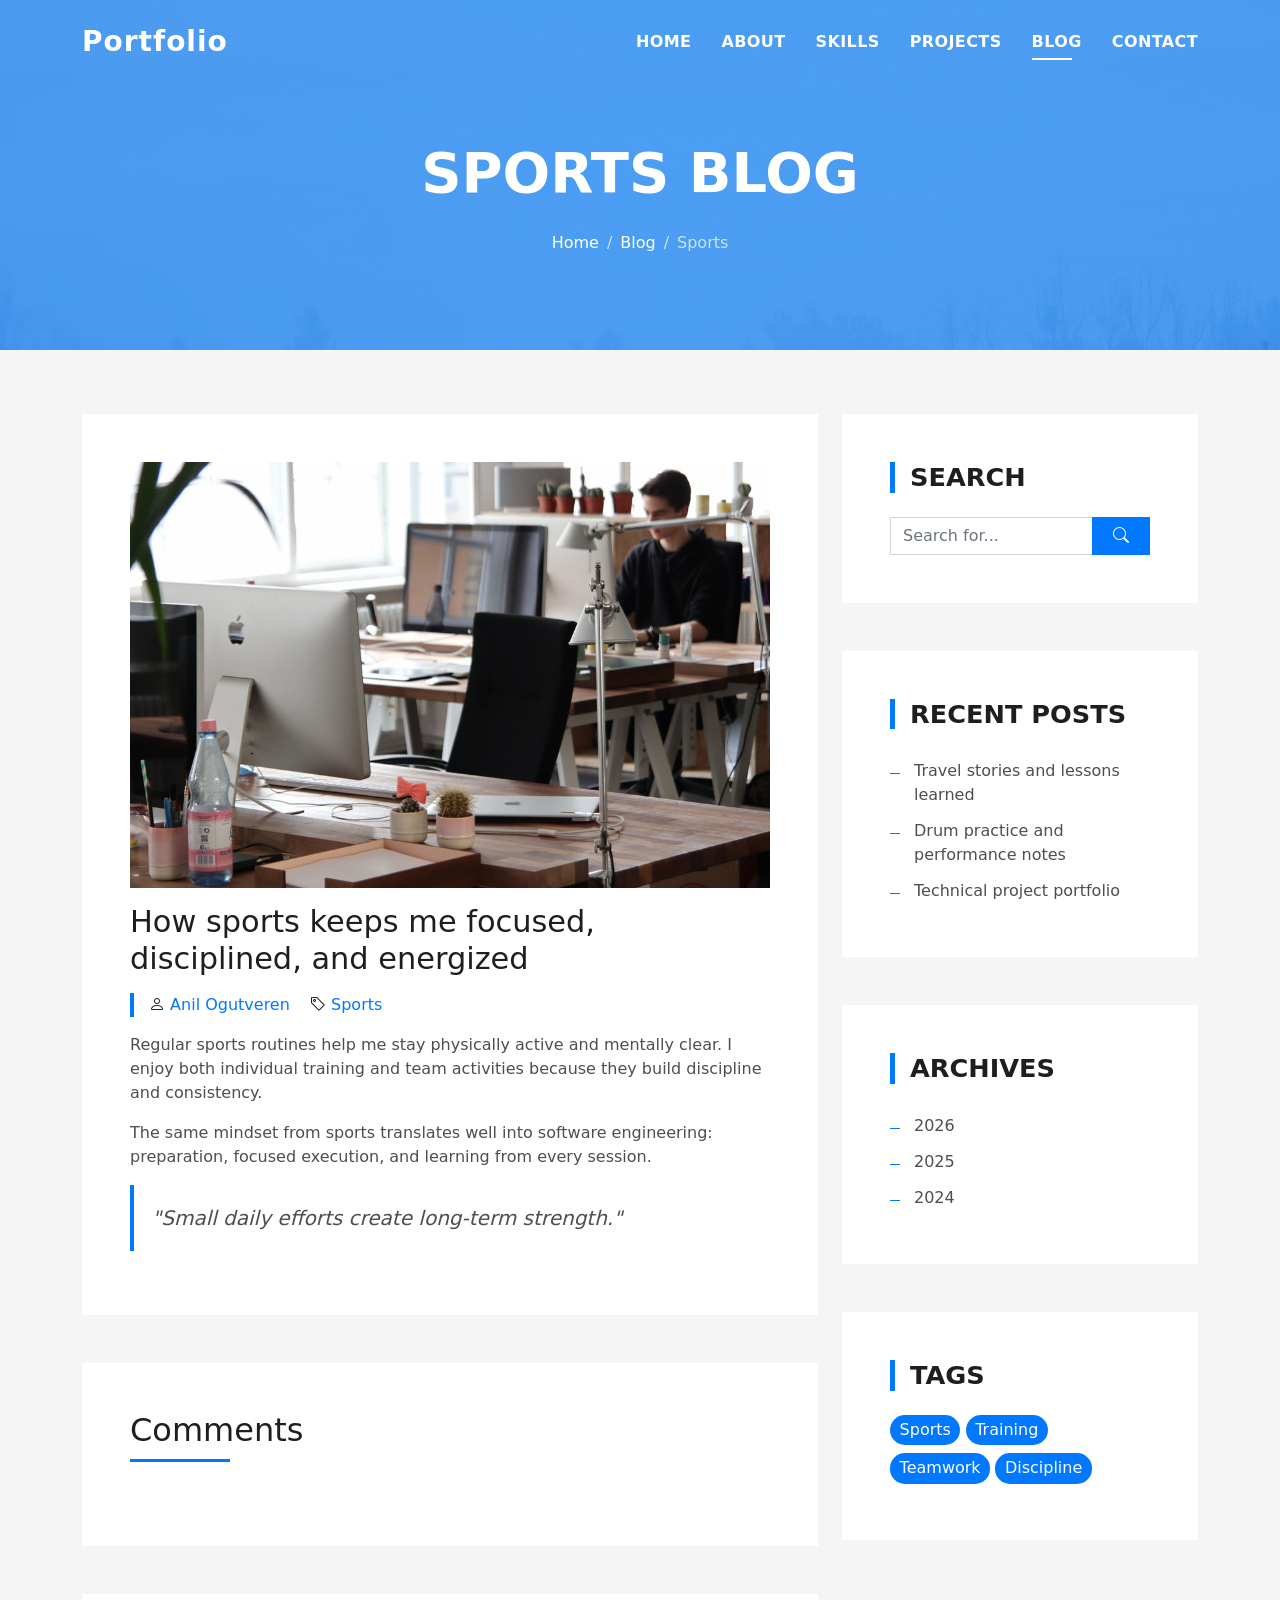
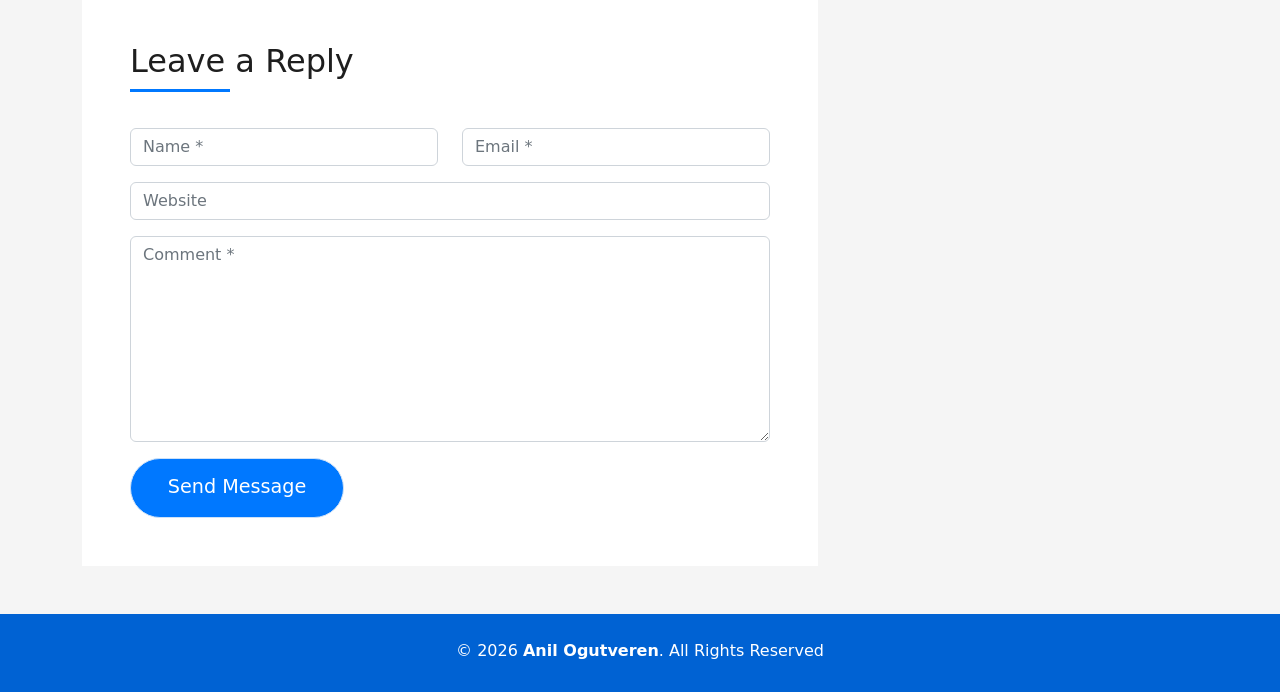
<file: blog-sport.html>
<!DOCTYPE html>
<html lang="en">

<head>
  <meta charset="utf-8">
  <meta content="width=device-width, initial-scale=1.0" name="viewport">

  <title>Sports Blog | Anil Ogutveren</title>
  <meta name="description" content="Sports blog by Anil Ogutveren with training routines, team activity highlights, and discipline habits that support daily life.">
  <meta name="keywords" content="sports blog, training routine, teamwork, discipline, Anil Ogutveren">
  <meta property="og:title" content="Sports Blog | Anil Ogutveren">
  <meta property="og:description" content="Training notes, team sports moments, and lessons from staying active.">
  <meta property="og:type" content="article">
  <meta property="og:url" content="https://anil-ogutveren.de/blog-sport.html">
  <link rel="canonical" href="https://anil-ogutveren.de/blog-sport.html">

  <!-- Favicons -->
  <link href="assets/img/favicon.png" rel="icon">
  <link href="assets/img/apple-touch-icon.png" rel="apple-touch-icon">

  <!-- Vendor CSS Files -->
  <link href="assets/vendor/bootstrap/css/bootstrap.min.css" rel="stylesheet">
  <link href="assets/vendor/bootstrap-icons/bootstrap-icons.css" rel="stylesheet">
  <link href="assets/vendor/glightbox/css/glightbox.min.css" rel="stylesheet">
  <link href="assets/vendor/swiper/swiper-bundle.min.css" rel="stylesheet">

  <!-- Template Main CSS File -->
  <link href="assets/css/style.css" rel="stylesheet">
</head>

<body>

  <!-- ======= Header ======= -->
  <header id="header" class="fixed-top">
    <div class="container d-flex align-items-center justify-content-between">

      <h1 class="logo"><a href="index.html">Portfolio</a></h1>

      <nav id="navbar" class="navbar">
        <ul>
          <li><a class="nav-link" href="index.html#hero">Home</a></li>
          <li><a class="nav-link" href="index.html#about">About</a></li>
          <li><a class="nav-link" href="index.html#services">Skills</a></li>
          <li><a class="nav-link" href="index.html#work">Projects</a></li>
          <li><a class="nav-link active" href="index.html#blog">Blog</a></li>
          <li><a class="nav-link" href="index.html#contact">Contact</a></li>
        </ul>
        <i class="bi bi-list mobile-nav-toggle"></i>
      </nav><!-- .navbar -->

    </div>
  </header><!-- End Header -->

  <div class="hero hero-single route bg-image" style="background-image: url(assets/img/overlay-bg.jpg)">
    <div class="overlay-mf"></div>
    <div class="hero-content display-table">
      <div class="table-cell">
        <div class="container">
          <h2 class="hero-title mb-4">Sports Blog</h2>
          <ol class="breadcrumb d-flex justify-content-center">
            <li class="breadcrumb-item">
              <a href="index.html">Home</a>
            </li>
            <li class="breadcrumb-item">
              <a href="index.html#blog">Blog</a>
            </li>
            <li class="breadcrumb-item active">Sports</li>
          </ol>
        </div>
      </div>
    </div>
  </div>

  <main id="main">

    <!-- ======= Blog Single Section ======= -->
    <section class="blog-wrapper sect-pt4" id="blog">
      <div class="container">
        <div class="row">
          <div class="col-md-8">
            <div class="post-box">
              <div class="post-thumb">
                <img src="assets/img/post-3.jpg" class="img-fluid" alt="Sports activity and training session">
              </div>
              <div class="post-meta">
                <h1 class="article-title">How sports keeps me focused, disciplined, and energized</h1>
                <ul>
                  <li>
                    <span class="bi bi-person"></span>
                    <a href="index.html#about">Anil Ogutveren</a>
                  </li>
                  <li>
                    <span class="bi bi-tag"></span>
                    <a href="#">Sports</a>
                  </li>
                </ul>
              </div>
              <div class="article-content">
                <p>
                  Regular sports routines help me stay physically active and mentally clear.
                  I enjoy both individual training and team activities because they build discipline and consistency.
                </p>
                <p>
                  The same mindset from sports translates well into software engineering: preparation,
                  focused execution, and learning from every session.
                </p>
                <blockquote class="blockquote">
                  <p class="mb-0">"Small daily efforts create long-term strength."</p>
                </blockquote>
              </div>
            </div>
            <div class="box-comments">
              <div class="title-box-2">
                <h4 class="title-comments title-left">Comments</h4>
              </div>
              <ul class="list-comments"></ul>
            </div>
            <div class="form-comments">
              <div class="title-box-2">
                <h3 class="title-left">
                  Leave a Reply
                </h3>
              </div>
              <form class="form-mf">
                <div class="row">
                  <div class="col-md-6 mb-3">
                    <div class="form-group">
                      <input type="text" class="form-control input-mf" id="inputName" placeholder="Name *" required>
                    </div>
                  </div>
                  <div class="col-md-6 mb-3">
                    <div class="form-group">
                      <input type="email" class="form-control input-mf" id="inputEmail1" placeholder="Email *" required>
                    </div>
                  </div>
                  <div class="col-md-12 mb-3">
                    <div class="form-group">
                      <input type="url" class="form-control input-mf" id="inputUrl" placeholder="Website">
                    </div>
                  </div>
                  <div class="col-md-12 mb-3">
                    <div class="form-group">
                      <textarea id="textMessage" class="form-control input-mf" placeholder="Comment *" name="message" cols="45" rows="8" required></textarea>
                    </div>
                  </div>
                  <div class="col-md-12">
                    <button type="submit" class="button button-a button-big button-rouded">Send Message</button>
                  </div>
                </div>
              </form>
            </div>
          </div>
          <div class="col-md-4">
            <div class="widget-sidebar sidebar-search">
              <h5 class="sidebar-title">Search</h5>
              <div class="sidebar-content">
                <form>
                  <div class="input-group">
                    <input type="text" class="form-control" placeholder="Search for..." aria-label="Search for...">
                    <span class="input-group-btn">
                      <button class="btn btn-secondary btn-search" type="button">
                        <span class="bi bi-search"></span>
                      </button>
                    </span>
                  </div>
                </form>
              </div>
            </div>
            <div class="widget-sidebar">
              <h5 class="sidebar-title">Recent Posts</h5>
              <div class="sidebar-content">
                <ul class="list-sidebar">
                  <li><a href="blog-travel.html">Travel stories and lessons learned</a></li>
                  <li><a href="blog-drumming.html">Drum practice and performance notes</a></li>
                  <li><a href="index.html#work">Technical project portfolio</a></li>
                </ul>
              </div>
            </div>
            <div class="widget-sidebar">
              <h5 class="sidebar-title">Archives</h5>
              <div class="sidebar-content">
                <ul class="list-sidebar">
                  <li><a href="#">2026</a></li>
                  <li><a href="#">2025</a></li>
                  <li><a href="#">2024</a></li>
                </ul>
              </div>
            </div>
            <div class="widget-sidebar widget-tags">
              <h5 class="sidebar-title">Tags</h5>
              <div class="sidebar-content">
                <ul>
                  <li><a href="#">Sports</a></li>
                  <li><a href="#">Training</a></li>
                  <li><a href="#">Teamwork</a></li>
                  <li><a href="#">Discipline</a></li>
                </ul>
              </div>
            </div>
          </div>
        </div>
      </div>
    </section><!-- End Blog Single Section -->

  </main><!-- End #main -->

  <!-- ======= Footer ======= -->
  <footer>
    <div class="container">
      <div class="row">
        <div class="col-sm-12">
          <div class="copyright-box">
            <p class="copyright">&copy; 2026 <strong>Anil Ogutveren</strong>. All Rights Reserved</p>
          </div>
        </div>
      </div>
    </div>
  </footer><!-- End  Footer -->

  <div id="preloader"></div>
  <a href="#" class="back-to-top d-flex align-items-center justify-content-center"><i class="bi bi-arrow-up-short"></i></a>

  <!-- Vendor JS Files -->
  <script src="assets/vendor/purecounter/purecounter_vanilla.js"></script>
  <script src="assets/vendor/bootstrap/js/bootstrap.bundle.min.js"></script>
  <script src="assets/vendor/glightbox/js/glightbox.min.js"></script>
  <script src="assets/vendor/swiper/swiper-bundle.min.js"></script>
  <script src="assets/vendor/typed.js/typed.min.js"></script>
  <script src="assets/vendor/php-email-form/validate.js"></script>

  <!-- Template Main JS File -->
  <script src="assets/js/main.js"></script>

</body>

</html>
</file>
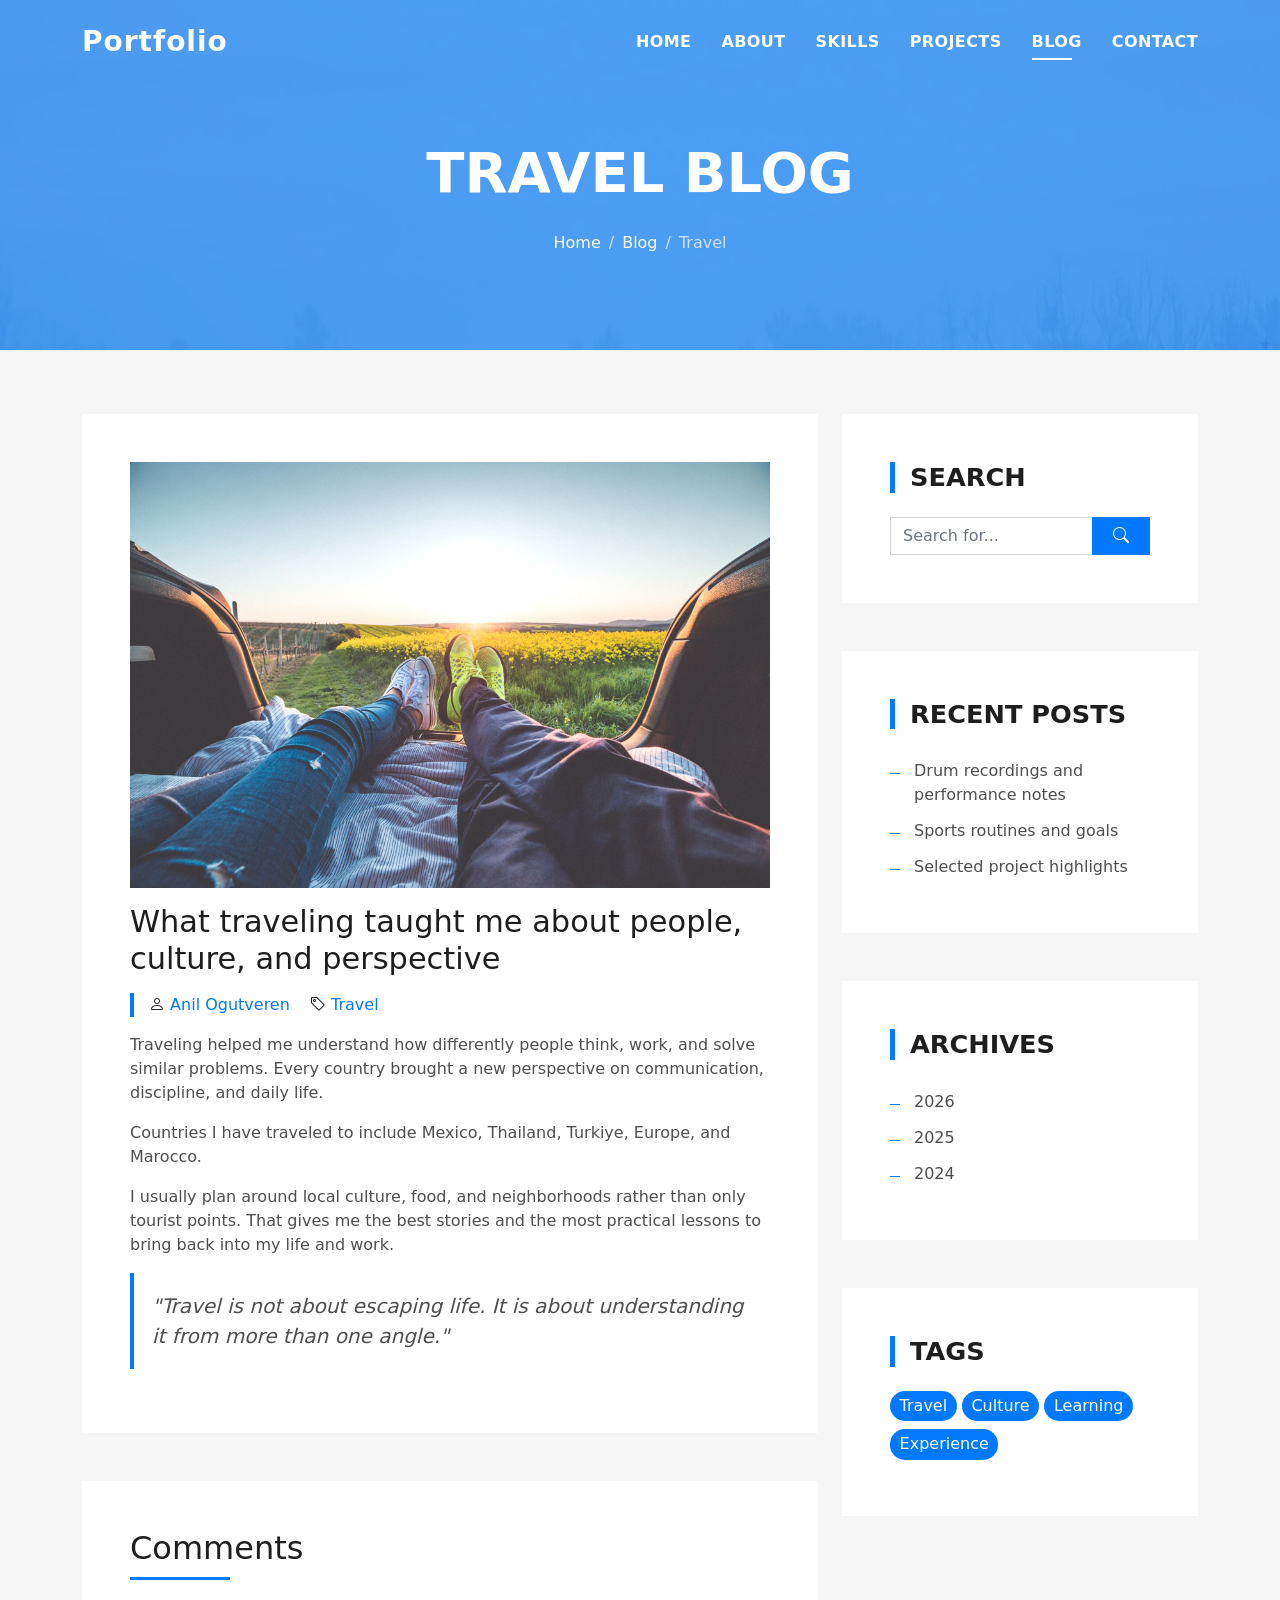
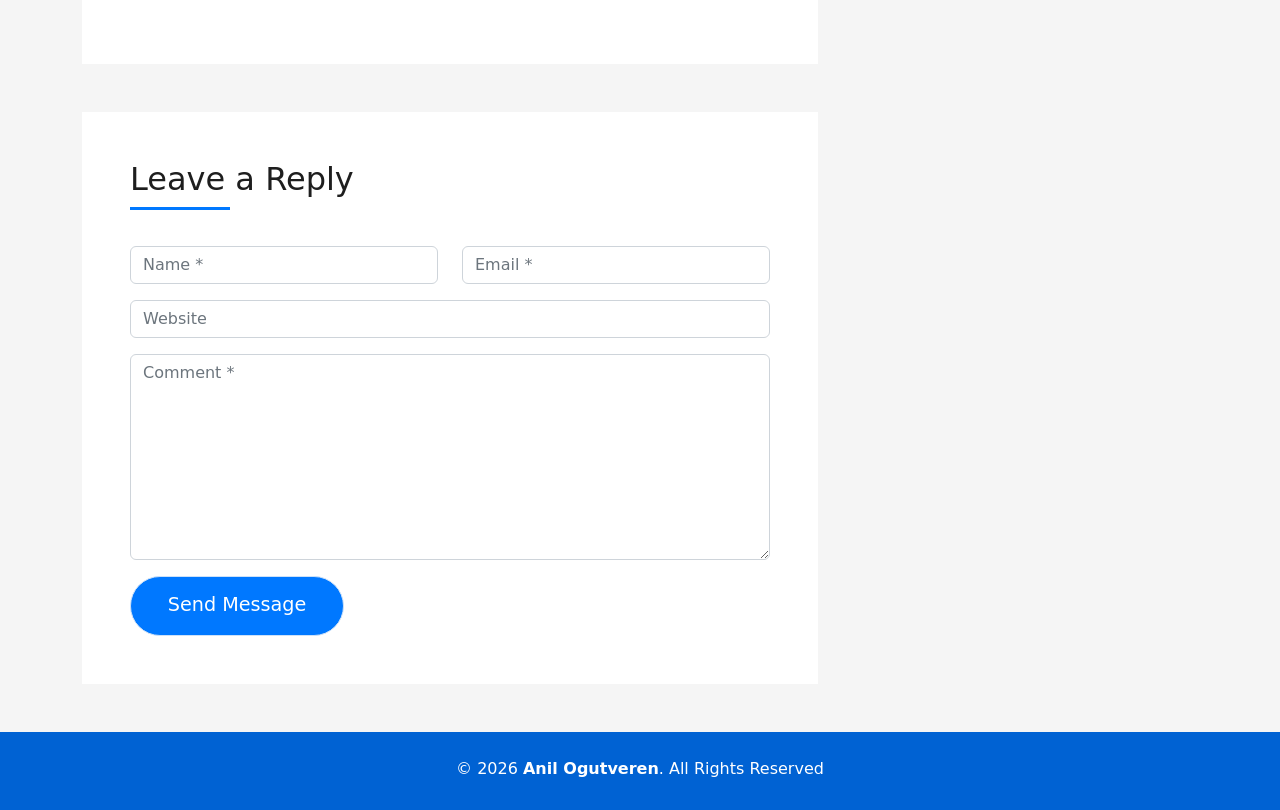
<file: blog-travel.html>
<!DOCTYPE html>
<html lang="en">

<head>
  <meta charset="utf-8">
  <meta content="width=device-width, initial-scale=1.0" name="viewport">

  <title>Travel Blog | Anil Ogutveren</title>
  <meta name="description" content="Travel notes by Anil Ogutveren: countries visited, lessons learned, and practical tips from each journey.">
  <meta name="keywords" content="travel blog, Anil Ogutveren, countries, travel tips">
  <meta property="og:title" content="Travel Blog | Anil Ogutveren">
  <meta property="og:description" content="Stories and insights from the countries I have visited.">
  <meta property="og:type" content="article">
  <meta property="og:url" content="https://anil-ogutveren.de/blog-travel.html">
  <link rel="canonical" href="https://anil-ogutveren.de/blog-travel.html">

  <!-- Favicons -->
  <link href="assets/img/favicon.png" rel="icon">
  <link href="assets/img/apple-touch-icon.png" rel="apple-touch-icon">

  <!-- Vendor CSS Files -->
  <link href="assets/vendor/bootstrap/css/bootstrap.min.css" rel="stylesheet">
  <link href="assets/vendor/bootstrap-icons/bootstrap-icons.css" rel="stylesheet">
  <link href="assets/vendor/glightbox/css/glightbox.min.css" rel="stylesheet">
  <link href="assets/vendor/swiper/swiper-bundle.min.css" rel="stylesheet">

  <!-- Template Main CSS File -->
  <link href="assets/css/style.css" rel="stylesheet">
</head>

<body>

  <!-- ======= Header ======= -->
  <header id="header" class="fixed-top">
    <div class="container d-flex align-items-center justify-content-between">
      <h1 class="logo"><a href="index.html">Portfolio</a></h1>
      <nav id="navbar" class="navbar">
        <ul>
          <li><a class="nav-link" href="index.html#hero">Home</a></li>
          <li><a class="nav-link" href="index.html#about">About</a></li>
          <li><a class="nav-link" href="index.html#services">Skills</a></li>
          <li><a class="nav-link" href="index.html#work">Projects</a></li>
          <li><a class="nav-link active" href="index.html#blog">Blog</a></li>
          <li><a class="nav-link" href="index.html#contact">Contact</a></li>
        </ul>
        <i class="bi bi-list mobile-nav-toggle"></i>
      </nav><!-- .navbar -->

    </div>
  </header><!-- End Header -->

  <div class="hero hero-single route bg-image" style="background-image: url(assets/img/overlay-bg.jpg)">
    <div class="overlay-mf"></div>
    <div class="hero-content display-table">
      <div class="table-cell">
        <div class="container">
          <h2 class="hero-title mb-4">Travel Blog</h2>
          <ol class="breadcrumb d-flex justify-content-center">
            <li class="breadcrumb-item">
              <a href="index.html">Home</a>
            </li>
            <li class="breadcrumb-item">
              <a href="index.html#blog">Blog</a>
            </li>
            <li class="breadcrumb-item active">Travel</li>
          </ol>
        </div>
      </div>
    </div>
  </div>

  <main id="main">

    <!-- ======= Blog Single Section ======= -->
    <section class="blog-wrapper sect-pt4" id="blog">
      <div class="container">
        <div class="row">
          <div class="col-md-8">
            <div class="post-box">
              <div class="post-thumb">
                <img src="assets/img/post-1.jpg" class="img-fluid" alt="Landscape from one of my travel destinations">
              </div>
              <div class="post-meta">
                <h1 class="article-title">What traveling taught me about people, culture, and perspective</h1>
                <ul>
                  <li>
                    <span class="bi bi-person"></span>
                    <a href="index.html#about">Anil Ogutveren</a>
                  </li>
                  <li>
                    <span class="bi bi-tag"></span>
                    <a href="#">Travel</a>
                  </li>
                </ul>
              </div>
              <div class="article-content">
                <p>
                  Traveling helped me understand how differently people think, work, and solve similar problems.
                  Every country brought a new perspective on communication, discipline, and daily life.
                </p>
                <p>
                  Countries I have traveled to include Mexico, Thailand, Turkiye, Europe, and Marocco.
                </p>
                <p>
                  I usually plan around local culture, food, and neighborhoods rather than only tourist points.
                  That gives me the best stories and the most practical lessons to bring back into my life and work.
                </p>
                <blockquote class="blockquote">
                  <p class="mb-0">"Travel is not about escaping life. It is about understanding it from more than one angle."</p>
                </blockquote>
              </div>
            </div>
            <div class="box-comments">
              <div class="title-box-2">
                <h4 class="title-comments title-left">Comments</h4>
              </div>
              <ul class="list-comments"></ul>
            </div>
            <div class="form-comments">
              <div class="title-box-2">
                <h3 class="title-left">
                  Leave a Reply
                </h3>
              </div>
              <form class="form-mf">
                <div class="row">
                  <div class="col-md-6 mb-3">
                    <div class="form-group">
                      <input type="text" class="form-control input-mf" id="inputName" placeholder="Name *" required>
                    </div>
                  </div>
                  <div class="col-md-6 mb-3">
                    <div class="form-group">
                      <input type="email" class="form-control input-mf" id="inputEmail1" placeholder="Email *" required>
                    </div>
                  </div>
                  <div class="col-md-12 mb-3">
                    <div class="form-group">
                      <input type="url" class="form-control input-mf" id="inputUrl" placeholder="Website">
                    </div>
                  </div>
                  <div class="col-md-12 mb-3">
                    <div class="form-group">
                      <textarea id="textMessage" class="form-control input-mf" placeholder="Comment *" name="message" cols="45" rows="8" required></textarea>
                    </div>
                  </div>
                  <div class="col-md-12">
                    <button type="submit" class="button button-a button-big button-rouded">Send Message</button>
                  </div>
                </div>
              </form>
            </div>
          </div>
          <div class="col-md-4">
            <div class="widget-sidebar sidebar-search">
              <h5 class="sidebar-title">Search</h5>
              <div class="sidebar-content">
                <form>
                  <div class="input-group">
                    <input type="text" class="form-control" placeholder="Search for..." aria-label="Search for...">
                    <span class="input-group-btn">
                      <button class="btn btn-secondary btn-search" type="button">
                        <span class="bi bi-search"></span>
                      </button>
                    </span>
                  </div>
                </form>
              </div>
            </div>
            <div class="widget-sidebar">
              <h5 class="sidebar-title">Recent Posts</h5>
              <div class="sidebar-content">
                <ul class="list-sidebar">
                  <li><a href="blog-drumming.html">Drum recordings and performance notes</a></li>
                  <li><a href="blog-sport.html">Sports routines and goals</a></li>
                  <li><a href="index.html#work">Selected project highlights</a></li>
                </ul>
              </div>
            </div>
            <div class="widget-sidebar">
              <h5 class="sidebar-title">Archives</h5>
              <div class="sidebar-content">
                <ul class="list-sidebar">
                  <li><a href="#">2026</a></li>
                  <li><a href="#">2025</a></li>
                  <li><a href="#">2024</a></li>
                </ul>
              </div>
            </div>
            <div class="widget-sidebar widget-tags">
              <h5 class="sidebar-title">Tags</h5>
              <div class="sidebar-content">
                <ul>
                  <li><a href="#">Travel</a></li>
                  <li><a href="#">Culture</a></li>
                  <li><a href="#">Learning</a></li>
                  <li><a href="#">Experience</a></li>
                </ul>
              </div>
            </div>
          </div>
        </div>
      </div>
    </section><!-- End Blog Single Section -->

  </main><!-- End #main -->

  <!-- ======= Footer ======= -->
  <footer>
    <div class="container">
      <div class="row">
        <div class="col-sm-12">
          <div class="copyright-box">
            <p class="copyright">&copy; 2026 <strong>Anil Ogutveren</strong>. All Rights Reserved</p>
          </div>
        </div>
      </div>
    </div>
  </footer><!-- End  Footer -->

  <div id="preloader"></div>
  <a href="#" class="back-to-top d-flex align-items-center justify-content-center"><i class="bi bi-arrow-up-short"></i></a>

  <!-- Vendor JS Files -->
  <script src="assets/vendor/purecounter/purecounter_vanilla.js"></script>
  <script src="assets/vendor/bootstrap/js/bootstrap.bundle.min.js"></script>
  <script src="assets/vendor/glightbox/js/glightbox.min.js"></script>
  <script src="assets/vendor/swiper/swiper-bundle.min.js"></script>
  <script src="assets/vendor/typed.js/typed.min.js"></script>
  <script src="assets/vendor/php-email-form/validate.js"></script>

  <!-- Template Main JS File -->
  <script src="assets/js/main.js"></script>

</body>

</html>
</file>
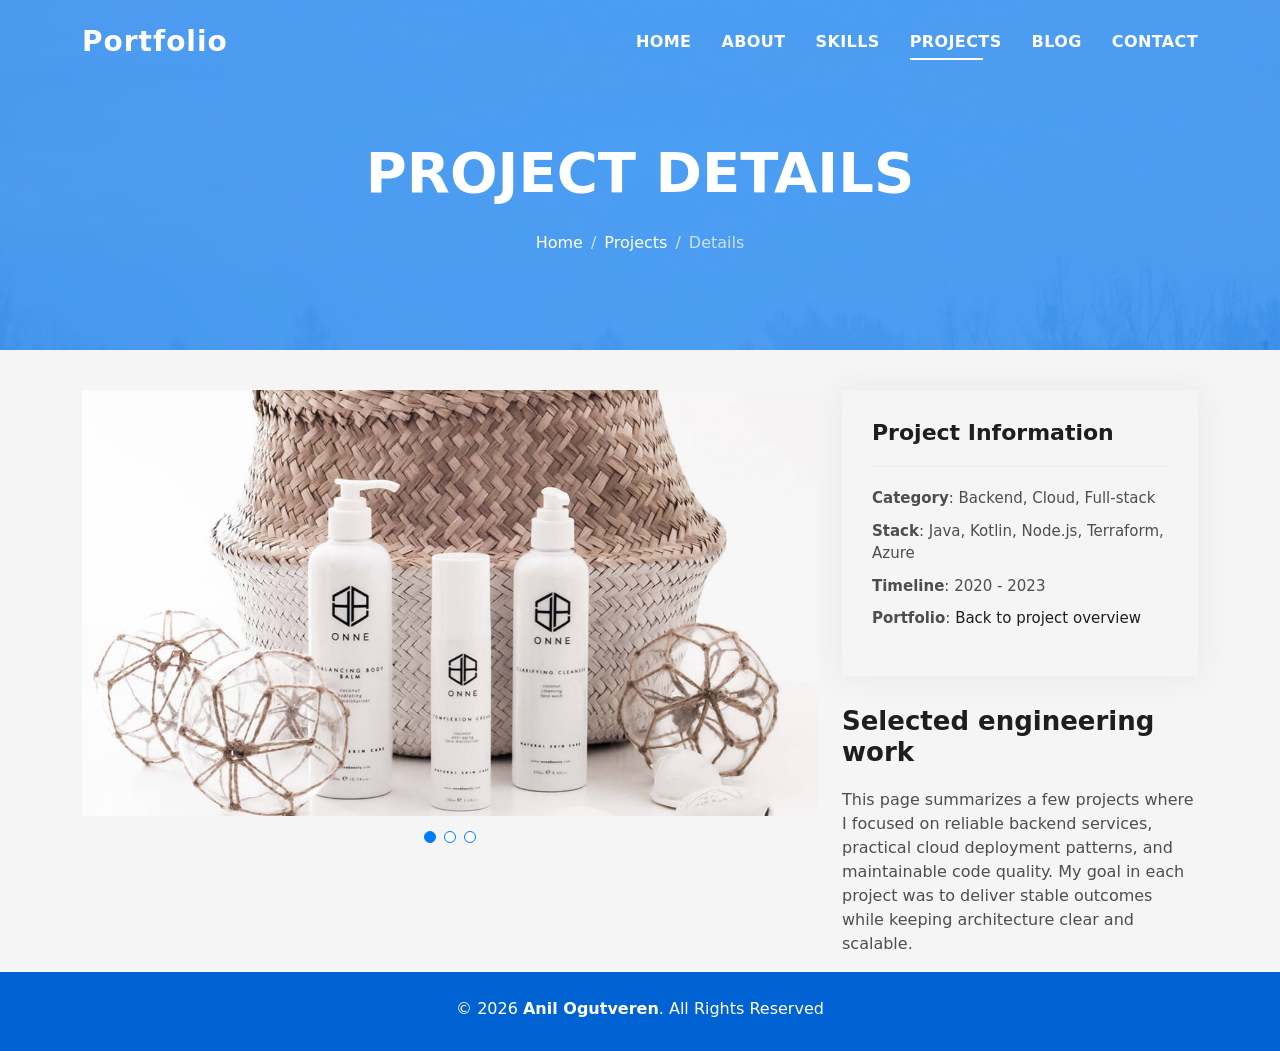
<file: portfolio-details.html>
<!DOCTYPE html>
<html lang="en">

<head>
  <meta charset="utf-8">
  <meta content="width=device-width, initial-scale=1.0" name="viewport">

  <title>Project Details | Anil Ogutveren</title>
  <meta name="description" content="Project highlights from Anil Ogutveren covering backend, cloud, and full-stack engineering work.">
  <meta name="keywords" content="project details, software portfolio, backend, cloud, Anil Ogutveren">
  <meta property="og:title" content="Project Details | Anil Ogutveren">
  <meta property="og:description" content="Explore selected projects and engineering outcomes.">
  <meta property="og:type" content="article">
  <meta property="og:url" content="https://anil-ogutveren.de/portfolio-details.html">
  <link rel="canonical" href="https://anil-ogutveren.de/portfolio-details.html">

  <!-- Favicons -->
  <link href="assets/img/favicon.png" rel="icon">
  <link href="assets/img/apple-touch-icon.png" rel="apple-touch-icon">

  <!-- Vendor CSS Files -->
  <link href="assets/vendor/bootstrap/css/bootstrap.min.css" rel="stylesheet">
  <link href="assets/vendor/bootstrap-icons/bootstrap-icons.css" rel="stylesheet">
  <link href="assets/vendor/glightbox/css/glightbox.min.css" rel="stylesheet">
  <link href="assets/vendor/swiper/swiper-bundle.min.css" rel="stylesheet">

  <!-- Template Main CSS File -->
  <link href="assets/css/style.css" rel="stylesheet">
</head>

<body>

  <!-- ======= Header ======= -->
  <header id="header" class="fixed-top">
    <div class="container d-flex align-items-center justify-content-between">

      <h1 class="logo"><a href="index.html">Portfolio</a></h1>

      <nav id="navbar" class="navbar">
        <ul>
          <li><a class="nav-link" href="index.html#hero">Home</a></li>
          <li><a class="nav-link" href="index.html#about">About</a></li>
          <li><a class="nav-link" href="index.html#services">Skills</a></li>
          <li><a class="nav-link active" href="index.html#work">Projects</a></li>
          <li><a class="nav-link" href="index.html#blog">Blog</a></li>
          <li><a class="nav-link" href="index.html#contact">Contact</a></li>
        </ul>
        <i class="bi bi-list mobile-nav-toggle"></i>
      </nav><!-- .navbar -->

    </div>
  </header><!-- End Header -->

  <div class="hero hero-single route bg-image" style="background-image: url(assets/img/overlay-bg.jpg)">
    <div class="overlay-mf"></div>
    <div class="hero-content display-table">
      <div class="table-cell">
        <div class="container">
          <h2 class="hero-title mb-4">Project Details</h2>
          <ol class="breadcrumb d-flex justify-content-center">
            <li class="breadcrumb-item">
              <a href="index.html">Home</a>
            </li>
            <li class="breadcrumb-item">
              <a href="index.html#work">Projects</a>
            </li>
            <li class="breadcrumb-item active">Details</li>
          </ol>
        </div>
      </div>
    </div>
  </div>

  <main id="main">

    <!-- ======= Portfolio Details Section ======= -->
    <section id="portfolio-details" class="portfolio-details">
      <div class="container">

        <div class="row gy-4">

          <div class="col-lg-8">
            <div class="portfolio-details-slider swiper">
              <div class="swiper-wrapper align-items-center">

                <div class="swiper-slide">
                  <img src="assets/img/portfolio-details-1.jpg" alt="Backend architecture and API design preview">
                </div>

                <div class="swiper-slide">
                  <img src="assets/img/portfolio-details-2.jpg" alt="Full-stack collaboration workflow preview">
                </div>

                <div class="swiper-slide">
                  <img src="assets/img/portfolio-details-3.jpg" alt="Cloud deployment and operations preview">
                </div>

              </div>
              <div class="swiper-pagination"></div>
            </div>
          </div>

          <div class="col-lg-4">
            <div class="portfolio-info">
              <h3>Project Information</h3>
              <ul>
                <li><strong>Category</strong>: Backend, Cloud, Full-stack</li>
                <li><strong>Stack</strong>: Java, Kotlin, Node.js, Terraform, Azure</li>
                <li><strong>Timeline</strong>: 2020 - 2023</li>
                <li><strong>Portfolio</strong>: <a href="index.html#work">Back to project overview</a></li>
              </ul>
            </div>
            <div class="portfolio-description">
              <h2>Selected engineering work</h2>
              <p>
                This page summarizes a few projects where I focused on reliable backend services,
                practical cloud deployment patterns, and maintainable code quality.
                My goal in each project was to deliver stable outcomes while keeping architecture clear and scalable.
              </p>
            </div>
          </div>

        </div>

      </div>
    </section><!-- End Portfolio Details Section -->

  </main><!-- End #main -->

  <!-- ======= Footer ======= -->
  <footer>
    <div class="container">
      <div class="row">
        <div class="col-sm-12">
          <div class="copyright-box">
            <p class="copyright">&copy; 2026 <strong>Anil Ogutveren</strong>. All Rights Reserved</p>
          </div>
        </div>
      </div>
    </div>
  </footer><!-- End  Footer -->

  <div id="preloader"></div>
  <a href="#" class="back-to-top d-flex align-items-center justify-content-center"><i class="bi bi-arrow-up-short"></i></a>

  <!-- Vendor JS Files -->
  <script src="assets/vendor/purecounter/purecounter_vanilla.js"></script>
  <script src="assets/vendor/bootstrap/js/bootstrap.bundle.min.js"></script>
  <script src="assets/vendor/glightbox/js/glightbox.min.js"></script>
  <script src="assets/vendor/swiper/swiper-bundle.min.js"></script>
  <script src="assets/vendor/typed.js/typed.min.js"></script>
  <script src="assets/vendor/php-email-form/validate.js"></script>

  <!-- Template Main JS File -->
  <script src="assets/js/main.js"></script>

</body>

</html>
</file>
<file: assets/css/style.css>
/**
* Template Name: DevFolio - v4.10.0
* Template URL: https://bootstrapmade.com/devfolio-bootstrap-portfolio-html-template/
* Author: BootstrapMade.com
* License: https://bootstrapmade.com/license/
*/

/*--------------------------------------------------------------
# General
--------------------------------------------------------------*/
body {
  background-color: #f5f5f5;
  color: #4e4e4e;
}

h1,
h2,
h3,
h4,
h5,
h6 {
  color: #1e1e1e;
}

a {
  color: #1e1e1e;
  text-decoration: none;
  transition: all 0.5s ease-in-out;
}

a:hover {
  color: #0078ff;
  text-decoration: none;
  transition: all 0.5s ease-in-out;
}

.p-r {
  position: relative;
}

.color-a {
  text-decoration: none;
  color: #0078ff;
}

.color-d {
  color: #f5f5f5;
}

.color-text-a {
  text-decoration: none;
  color: #4e4e4e;
}

.box-shadow,
.card-blog,
.work-box,
.service-box,
.paralax-mf {
  box-shadow: 0 13px 8px -10px rgba(0, 0, 0, 0.1);
}

.box-shadow-a,
.button:hover {
  text-decoration: none;
  box-shadow: 0 0 0 4px #cde1f8;
}

.display-5 {
  font-size: 2.5rem;
  font-weight: 300;
  line-height: 1.1;
}

.display-6 {
  font-size: 2rem;
  font-weight: 300;
  line-height: 1.1;
}

.avatar {
  width: 32px;
  height: 32px;
  margin-right: 4px;
  overflow: hidden;
}

.bg-image {
  background-repeat: no-repeat;
  background-attachment: fixed;
  background-size: cover;
  background-position: center center;
}

@media (max-width: 1024px) {
  .bg-image {
    background-attachment: scroll;
  }
}

.overlay-mf {
  background-color: #0078ff;
}

.overlay-mf {
  position: absolute;
  top: 0;
  left: 0px;
  padding: 0;
  height: 100%;
  width: 100%;
  opacity: 0.7;
}

.paralax-mf {
  position: relative;
  padding: 8rem 0;
}

.display-table {
  width: 100%;
  height: 100%;
  display: table;
}

.table-cell {
  display: table-cell;
  vertical-align: middle;
}

/*--/ Sections /--*/
.sect-4 {
  padding: 4rem 0;
}

.sect-pt4 {
  padding-top: 4rem;
}

.sect-mt4 {
  margin-top: 4rem;
}

/*--/ Title s /--*/
.title-s {
  font-weight: 600;
  color: #1e1e1e;
  font-size: 1.1rem;
}

/*--/ Title A /--*/
.title-box {
  margin-bottom: 4rem;
}

.title-a {
  text-decoration: none;
  font-size: 3rem;
  font-weight: bold;
  text-transform: uppercase;
}

.subtitle-a {
  text-decoration: none;
  color: #4e4e4e;
}

.line-mf {
  width: 40px;
  height: 5px;
  background-color: #0078ff;
  margin: 0 auto;
}

/*--/ Title Left /--*/
.title-box-2 {
  margin-bottom: 3rem;
}

.title-left {
  font-size: 2rem;
  position: relative;
}

.title-left:before {
  content: "";
  position: absolute;
  height: 3px;
  background-color: #0078ff;
  width: 100px;
  bottom: -12px;
}

/*------/ Box /------*/
.box-pl2 {
  padding-left: 2rem;
}

.box-shadow-full {
  padding: 3rem 1.25rem;
  position: relative;
  background-color: #fff;
  margin-bottom: 3rem;
  z-index: 2;
  box-shadow: 0 1px 1px 0 rgba(0, 0, 0, 0.06), 0 2px 5px 0 rgba(0, 0, 0, 0.2);
}

@media (min-width: 768px) {
  .box-shadow-full {
    padding: 3rem;
  }
}

/*------/ Socials /------*/
.socials {
  padding: 1.5rem 0;
}

.socials ul li {
  display: inline-block;
}

.socials .ico-circle {
  height: 40px;
  width: 40px;
  font-size: 1.2rem;
  border-radius: 50%;
  line-height: 1.6;
  margin: 0 15px 0 0;
  box-shadow: 0 0 0 3px #0078ff;
  transition: all 500ms ease;
}

.socials .ico-circle:hover {
  background-color: #0078ff;
  color: #fff;
  box-shadow: 0 0 0 3px #cde1f8;
  transition: all 500ms ease;
}

/*------/ Ul resect /------*/
.ul-resect,
.widget-tags ul,
.widget-sidebar .list-sidebar,
.box-comments .list-comments,
.blog-wrapper .post-meta ul,
.list-ico,
.socials ul {
  list-style: none;
  padding-left: 0;
  margin-bottom: 0;
}

.list-ico {
  line-height: 2;
}

.list-ico span {
  color: #0078ff;
  margin-right: 10px;
}

/*------/ Ico Circle /------*/
.ico-circle {
  height: 100px;
  width: 100px;
  font-size: 2rem;
  border-radius: 50%;
  line-height: 1.55;
  margin: 0 auto;
  text-align: center;
  box-shadow: 0 0 0 10px #0078ff;
  display: block;
}

/*------/ Owl Carousel /------*/
.owl-theme .owl-dots {
  text-align: center;
  margin-top: 18px;
}

.owl-theme .owl-dots .owl-dot {
  display: inline-block;
}

.owl-theme .owl-dots .owl-dot span {
  width: 18px;
  height: 7px;
  margin: 5px 5px;
  background: #cde1f8;
  border: 0px solid #cde1f8;
  display: block;
  transition: all 0.6s ease-in-out;
  cursor: pointer;
}

.owl-theme .owl-dots .owl-dot:hover span {
  background-color: #cde1f8;
}

.owl-theme .owl-dots .owl-dot.active span {
  background-color: #1B1B1B;
  width: 25px;
}

/*--/ Scrolltop s /--*/
.scrolltop-mf {
  position: relative;
  display: none;
}

.scrolltop-mf span {
  z-index: 999;
  position: fixed;
  width: 42px;
  height: 42px;
  background-color: #0078ff;
  opacity: 0.7;
  font-size: 1.6rem;
  line-height: 1.5;
  text-align: center;
  color: #fff;
  top: auto;
  left: auto;
  right: 30px;
  bottom: 50px;
  cursor: pointer;
  border-radius: 50%;
}

/*--------------------------------------------------------------
# Back to top button
--------------------------------------------------------------*/
.back-to-top {
  position: fixed;
  visibility: hidden;
  opacity: 0;
  right: 15px;
  bottom: 15px;
  z-index: 996;
  background: #0078ff;
  width: 40px;
  height: 40px;
  border-radius: 50px;
  transition: all 0.4s;
}

.back-to-top i {
  font-size: 28px;
  color: #fff;
  line-height: 0;
}

.back-to-top:hover {
  background: #298eff;
  color: #fff;
}

.back-to-top.active {
  visibility: visible;
  opacity: 1;
}

/*------/ Prelaoder /------*/
#preloader {
  position: fixed;
  top: 0;
  left: 0;
  right: 0;
  bottom: 0;
  z-index: 9999;
  overflow: hidden;
  background: #fff;
}

#preloader:before {
  content: "";
  position: fixed;
  top: calc(50% - 30px);
  left: calc(50% - 30px);
  border: 6px solid #f2f2f2;
  border-top: 6px solid #0078ff;
  border-radius: 50%;
  width: 60px;
  height: 60px;
  -webkit-animation: animate-preloader 1s linear infinite;
  animation: animate-preloader 1s linear infinite;
}

@-webkit-keyframes animate-preloader {
  0% {
    transform: rotate(0deg);
  }

  100% {
    transform: rotate(360deg);
  }
}

@keyframes animate-preloader {
  0% {
    transform: rotate(0deg);
  }

  100% {
    transform: rotate(360deg);
  }
}

/*------/ Button /------*/
.button {
  display: inline-block;
  padding: 0.3rem 0.6rem;
  text-align: center;
  vertical-align: middle;
  -webkit-user-select: none;
  -moz-user-select: none;
  user-select: none;
  font-size: 1rem;
  border-radius: 0.3rem;
  border: 1px solid transparent;
  transition: all 500ms ease;
  cursor: pointer;
}

.button:focus {
  outline: 0;
}

.button:hover {
  background-color: #0062d3;
  color: #fff;
  transition: all 500ms ease;
}

.button-a {
  text-decoration: none;
  background-color: #0078ff;
  color: #fff;
  border-color: #cde1f8;
}

.button-big {
  padding: 0.9rem 2.3rem;
  font-size: 1.2rem;
}

.button-rouded {
  border-radius: 5rem;
}

.btn-lg {
  padding: 0.5rem 1rem;
  font-size: 1.25rem;
  line-height: 1.5;
  border-radius: 0.3rem;
}

/*--------------------------------------------------------------
# Header
--------------------------------------------------------------*/
#header {
  transition: all 0.5s;
  z-index: 997;
  padding: 20px 0;
}

#header .logo {
  font-size: 28px;
  margin: 0;
  padding: 0;
  font-weight: 600;
  letter-spacing: 1px;
}

#header .logo a {
  color: #fff;
}

#header .logo img {
  max-height: 40px;
}

#header.header-scrolled {
  background: rgba(0, 0, 0, 0.9);
  padding: 12px 0;
}

/*--------------------------------------------------------------
# Navigation Menu
--------------------------------------------------------------*/
/**
* Desktop Navigation 
*/
.navbar {
  padding: 0;
}

.navbar ul {
  margin: 0;
  padding: 0;
  display: flex;
  list-style: none;
  align-items: center;
}

.navbar li {
  position: relative;
}

.navbar>ul>li {
  white-space: nowrap;
  padding: 10px 0 10px 30px;
}

.navbar a,
.navbar a:focus {
  display: flex;
  align-items: center;
  justify-content: space-between;
  color: #fff;
  font-size: 16px;
  font-weight: 600;
  padding: 0;
  white-space: nowrap;
  transition: 0.3s;
  letter-spacing: 0.4px;
  position: relative;
  text-transform: uppercase;
}

.navbar a i,
.navbar a:focus i {
  font-size: 12px;
  line-height: 0;
  margin-left: 5px;
}

.navbar>ul>li>a:before {
  content: "";
  position: absolute;
  width: 100%;
  height: 2px;
  bottom: -6px;
  left: 0;
  width: 0;
  background-color: #fff;
  visibility: hidden;
  transition: all 0.3s ease-in-out 0s;
}

.navbar a:hover:before,
.navbar li:hover>a:before,
.navbar .active:before {
  visibility: visible;
  width: 80%;
}

.navbar a:hover,
.navbar .active,
.navbar .active:focus,
.navbar li:hover>a {
  color: #fff;
}

.navbar .dropdown ul {
  display: block;
  position: absolute;
  left: 30px;
  top: calc(100% + 30px);
  margin: 0;
  padding: 10px 0;
  z-index: 99;
  opacity: 0;
  visibility: hidden;
  background: #fff;
  box-shadow: 0px 0px 30px rgba(127, 137, 161, 0.25);
  transition: 0.3s;
}

.navbar .dropdown ul li {
  min-width: 200px;
}

.navbar .dropdown ul a {
  padding: 10px 20px;
  font-size: 14px;
  text-transform: none;
  color: #4e4e4e;
}

.navbar .dropdown ul a i {
  font-size: 12px;
}

.navbar .dropdown ul a:hover,
.navbar .dropdown ul .active:hover,
.navbar .dropdown ul li:hover>a {
  color: #0078ff;
}

.navbar .dropdown:hover>ul {
  opacity: 1;
  top: 100%;
  visibility: visible;
}

.navbar .dropdown .dropdown ul {
  top: 0;
  left: calc(100% - 30px);
  visibility: hidden;
}

.navbar .dropdown .dropdown:hover>ul {
  opacity: 1;
  top: 0;
  left: 100%;
  visibility: visible;
}

@media (max-width: 1366px) {
  .navbar .dropdown .dropdown ul {
    left: -90%;
  }

  .navbar .dropdown .dropdown:hover>ul {
    left: -100%;
  }
}

/**
* Mobile Navigation 
*/
.mobile-nav-toggle {
  color: #fff;
  font-size: 28px;
  cursor: pointer;
  display: none;
  line-height: 0;
  transition: 0.5s;
}

@media (max-width: 991px) {
  .mobile-nav-toggle {
    display: block;
  }

  .navbar ul {
    display: none;
  }
}

.navbar-mobile {
  position: fixed;
  overflow: hidden;
  top: 0;
  right: 0;
  left: 0;
  bottom: 0;
  background: rgba(78, 78, 78, 0.9);
  transition: 0.3s;
  z-index: 999;
}

.navbar-mobile .mobile-nav-toggle {
  position: absolute;
  top: 15px;
  right: 15px;
}

.navbar-mobile ul {
  display: block;
  position: absolute;
  top: 55px;
  right: 15px;
  bottom: 15px;
  left: 15px;
  padding: 10px 0;
  background-color: #fff;
  overflow-y: auto;
  transition: 0.3s;
}

.navbar-mobile>ul>li {
  padding: 0;
}

.navbar-mobile a:hover:before,
.navbar-mobile li:hover>a:before,
.navbar-mobile .active:before {
  visibility: hidden;
}

.navbar-mobile a,
.navbar-mobile a:focus {
  padding: 10px 20px;
  font-size: 15px;
  color: #4e4e4e;
}

.navbar-mobile a:hover,
.navbar-mobile .active,
.navbar-mobile li:hover>a {
  color: #0078ff;
}

.navbar-mobile .getstarted,
.navbar-mobile .getstarted:focus {
  margin: 15px;
}

.navbar-mobile .dropdown ul {
  position: static;
  display: none;
  margin: 10px 20px;
  padding: 10px 0;
  z-index: 99;
  opacity: 1;
  visibility: visible;
  background: #fff;
  box-shadow: 0px 0px 30px rgba(127, 137, 161, 0.25);
}

.navbar-mobile .dropdown ul li {
  min-width: 200px;
}

.navbar-mobile .dropdown ul a {
  padding: 10px 20px;
}

.navbar-mobile .dropdown ul a i {
  font-size: 12px;
}

.navbar-mobile .dropdown ul a:hover,
.navbar-mobile .dropdown ul .active:hover,
.navbar-mobile .dropdown ul li:hover>a {
  color: #0078ff;
}

.navbar-mobile .dropdown>.dropdown-active {
  display: block;
}

/*--------------------------------------------------------------
# Hero Section
--------------------------------------------------------------*/
.hero {
  height: 100vh;
  position: relative;
  color: #fff;
}

.hero .hero-content {
  text-align: center;
  position: absolute;
}

.hero .overlay-itro {
  background-color: rgba(0, 0, 0, 0.6);
  position: absolute;
  top: 0;
  left: 0px;
  padding: 0;
  height: 100%;
  width: 100%;
  opacity: 0.9;
}

.hero .hero-title {
  color: #fff;
  font-weight: 600;
  font-size: 3rem;
}

@media (min-width: 768px) {
  .hero .hero-title {
    font-size: 4.5rem;
  }
}

.hero .hero-subtitle {
  font-size: 1.5rem;
  font-weight: 600;
}

@media (min-width: 768px) {
  .hero .hero-subtitle {
    font-size: 2.5rem;
  }
}

.hero .text-slider-items {
  display: none;
}

.hero-single {
  height: 350px;
}

.hero-single .hero-content {
  margin-top: 30px;
}

.hero-single .hero-title {
  text-transform: uppercase;
  font-size: 3rem;
}

@media (min-width: 768px) {
  .hero-single .hero-title {
    font-size: 3.5rem;
  }
}

.hero-single .breadcrumb {
  background-color: transparent;
  color: #0078ff;
}

.hero-single .breadcrumb .breadcrumb-item:before {
  color: #cde1f8;
}

.hero-single .breadcrumb .breadcrumb-item.active {
  color: #cde1f8;
}

.hero-single .breadcrumb a {
  color: #fff;
}

/*--------------------------------------------------------------
# About
--------------------------------------------------------------*/
.about-mf .box-shadow-full {
  padding-top: 4rem;
  padding-bottom: 4rem;
}

.about-mf .about-img {
  margin-bottom: 2rem;
}

.about-mf .about-img img {
  margin-left: 10px;
}

@media (min-width: 767px) {
  .about-mf .box-pl2 {
    margin-top: 3rem;
    padding-left: 0rem;
  }
}

.skill-mf span {
  color: #4e4e4e;
}

.skill-mf .progress {
  background-color: #cde1f8;
  margin: 0.5rem 0 1.2rem 0;
  border-radius: 0;
  height: 0.7rem;
}

.skill-mf .progress .progress-bar {
  height: 0.7rem;
  background-color: #0078ff;
}

/*--------------------------------------------------------------
# Services
--------------------------------------------------------------*/
.service-box {
  background-color: #fff;
  padding: 2.5rem 1.3rem;
  border-radius: 1rem;
  margin-bottom: 3rem;
  text-align: center;
}

.service-box:hover .ico-circle {
  transition: all 500ms ease;
  color: #fff;
  background-color: #0078ff;
  box-shadow: 0 0 0 10px #cde1f8;
}

.service-box .service-ico {
  margin-bottom: 1rem;
  color: #1e1e1e;
}

.service-box .ico-circle {
  transition: all 500ms ease;
  display: inline-flex;
  align-items: center;
  justify-content: center;
}

.service-box .ico-circle i {
  line-height: 0;
  font-size: 40px;
}

.service-box .s-title {
  font-size: 1.4rem;
  text-transform: uppercase;
  text-align: center;
  padding: 0.4rem 0;
}

.service-box .s-description {
  color: #4e4e4e;
}

/*--------------------------------------------------------------
# Counter
--------------------------------------------------------------*/
.counter-box {
  color: #fff;
  text-align: center;
}

@media (min-width: 577px) {
  .counter-box {
    margin-bottom: 1.8rem;
  }
}

.counter-ico {
  margin-bottom: 1rem;
}

.counter-ico .ico-circle {
  height: 60px;
  width: 60px;
  line-height: 1.5;
  box-shadow: 0 0 0 10px #cde1f8;
}

.counter-num .counter {
  font-size: 2rem;
  margin-bottom: 0;
}

/*--------------------------------------------------------------
# Portfolio
--------------------------------------------------------------*/
.work-box {
  margin-bottom: 3rem;
  -webkit-backface-visibility: hidden;
  backface-visibility: hidden;
  background-color: #fff;
}

.work-box:hover img {
  transform: scale(1.3);
}

.work-img {
  display: block;
  overflow: hidden;
}

.work-img img {
  transition: all 1s;
}

.work-content {
  padding: 2rem 3% 1rem 4%;
}

.work-content .w-more {
  color: #4e4e4e;
  font-size: 0.8rem;
}

.work-content .w-more .w-ctegory {
  color: #0078ff;
}

.work-content .w-like {
  font-size: 2.5rem;
  color: #0078ff;
  float: right;
}

.work-content .w-like a {
  color: #0078ff;
}

.work-content .w-like .num-like {
  font-size: 0.7rem;
}

.w-title {
  font-size: 1.2rem;
}

/*--------------------------------------------------------------
# Portfolio Details
--------------------------------------------------------------*/
.portfolio-details {
  padding-top: 40px;
}

.portfolio-details .portfolio-details-slider img {
  width: 100%;
}

.portfolio-details .portfolio-details-slider .swiper-pagination {
  margin-top: 20px;
  position: relative;
}

.portfolio-details .portfolio-details-slider .swiper-pagination .swiper-pagination-bullet {
  width: 12px;
  height: 12px;
  background-color: #fff;
  opacity: 1;
  border: 1px solid #0078ff;
}

.portfolio-details .portfolio-details-slider .swiper-pagination .swiper-pagination-bullet-active {
  background-color: #0078ff;
}

.portfolio-details .portfolio-info {
  padding: 30px;
  box-shadow: 0px 0 30px rgba(78, 78, 78, 0.08);
}

.portfolio-details .portfolio-info h3 {
  font-size: 22px;
  font-weight: 700;
  margin-bottom: 20px;
  padding-bottom: 20px;
  border-bottom: 1px solid #eee;
}

.portfolio-details .portfolio-info ul {
  list-style: none;
  padding: 0;
  font-size: 15px;
}

.portfolio-details .portfolio-info ul li+li {
  margin-top: 10px;
}

.portfolio-details .portfolio-description {
  padding-top: 30px;
}

.portfolio-details .portfolio-description h2 {
  font-size: 26px;
  font-weight: 700;
  margin-bottom: 20px;
}

.portfolio-details .portfolio-description p {
  padding: 0;
}

/*--------------------------------------------------------------
# Testimonials
--------------------------------------------------------------*/
.testimonial-box {
  color: #fff;
  text-align: center;
}

.testimonial-box .author-test {
  margin-top: 1rem;
}

.testimonial-box .author-test img {
  margin: 0 auto;
}

.testimonial-box .author {
  color: #fff;
  text-transform: uppercase;
  font-weight: 600;
  margin: 1rem 0;
  display: block;
  font-size: 1.4rem;
}

.testimonial-box .comit {
  font-size: 2rem;
  color: #0078ff;
  background-color: #fff;
  width: 52px;
  height: 52px;
  display: block;
  margin: 0 auto;
  border-radius: 50%;
  line-height: 1.6;
}

@media (min-width: 768px) {
  .testimonial-box .description {
    padding: 0 5rem;
  }
}

@media (min-width: 992px) {
  .testimonial-box .description {
    padding: 0 8rem;
  }
}

@media (min-width: 1200px) {
  .testimonial-box .description {
    padding: 0 13rem;
  }
}

.swiper-pagination {
  margin-top: 20px;
  position: relative;
}

.swiper-pagination .swiper-pagination-bullet {
  width: 12px;
  height: 12px;
  background-color: rgba(255, 255, 255, 0.4);
  opacity: 1;
}

.swiper-pagination .swiper-pagination-bullet-active {
  background-color: #fff;
}

/*--------------------------------------------------------------
# Contact
--------------------------------------------------------------*/
.footer-paralax {
  padding: 4rem 0 0 0;
}

.contact-mf {
  margin-top: 4rem;
}

@media (min-width: 767px) {
  .contact-mf .box-pl2 {
    margin-top: 3rem;
    padding-left: 0rem;
  }
}

.php-email-form .error-message {
  display: none;
  color: #fff;
  background: #ed3c0d;
  text-align: center;
  padding: 15px;
  font-weight: 600;
}

.php-email-form .sent-message {
  display: none;
  color: #fff;
  background: #18d26e;
  text-align: center;
  padding: 15px;
  font-weight: 600;
}

.php-email-form .loading {
  display: none;
  background: #fff;
  text-align: center;
  padding: 15px;
}

.php-email-form .loading:before {
  content: "";
  display: inline-block;
  border-radius: 50%;
  width: 24px;
  height: 24px;
  margin: 0 10px -6px 0;
  border: 3px solid #18d26e;
  border-top-color: #eee;
  -webkit-animation: animate-loading 1s linear infinite;
  animation: animate-loading 1s linear infinite;
}

.php-email-form input,
.php-email-form textarea {
  border-radius: 0;
  box-shadow: none;
  font-size: 14px;
}

.php-email-form input:focus,
.php-email-form textarea:focus {
  border-color: #0078ff;
}

.php-email-form input {
  padding: 10px 15px;
}

.php-email-form textarea {
  padding: 12px 15px;
  margin-bottom: 0;
}

.php-email-form button[type=submit] {
  background: #0078ff;
  border: 0;
  padding: 10px 24px;
  color: #fff;
  transition: 0.4s;
}

.php-email-form button[type=submit]:hover {
  background: #3393ff;
}

@-webkit-keyframes animate-loading {
  0% {
    transform: rotate(0deg);
  }

  100% {
    transform: rotate(360deg);
  }
}

@keyframes animate-loading {
  0% {
    transform: rotate(0deg);
  }

  100% {
    transform: rotate(360deg);
  }
}

/*--------------------------------------------------------------
# Blog
--------------------------------------------------------------*/
@media (min-width: 767px) {
  .card-blog {
    margin-bottom: 3rem;
  }
}

.card-blog .card-body {
  position: relative;
}

.card-blog .card-category-box {
  position: absolute;
  text-align: center;
  top: -16px;
  left: 15px;
  right: 15px;
  line-height: 25px;
  overflow: hidden;
}

.card-blog .card-category {
  display: inline-block;
  color: #fff;
  padding: 0 15px 5px;
  overflow: hidden;
  background-color: #0078ff;
  border-radius: 4px;
}

.card-blog .card-category .category {
  color: #fff;
  display: inline-block;
  text-transform: uppercase;
  font-size: 0.7rem;
  letter-spacing: 0.1px;
  margin-bottom: 0;
}

.card-blog .card-title {
  font-size: 1.3rem;
  margin-top: 0.6rem;
}

.card-blog .card-description {
  color: #4e4e4e;
}

.card-blog .post-author {
  display: inline-block;
}

.card-blog .post-date {
  color: #4e4e4e;
  display: inline-block;
  float: right;
}

/*--------------------------------------------------------------
# Blog Single
--------------------------------------------------------------*/
.post-box,
.form-comments,
.box-comments,
.widget-sidebar {
  padding: 2rem;
  background-color: #fff;
  margin-bottom: 3rem;
}

@media (min-width: 768px) {

  .post-box,
  .form-comments,
  .box-comments,
  .widget-sidebar {
    padding: 3rem;
  }
}

.blog-wrapper .article-title {
  font-size: 1.5rem;
}

@media (min-width: 768px) {
  .blog-wrapper .article-title {
    font-size: 1.9rem;
  }
}

.blog-wrapper .post-meta {
  margin: 1rem 0;
}

.blog-wrapper .post-meta ul {
  border-left: 4px solid #0078ff;
  margin-top: 1rem;
}

.blog-wrapper .post-meta ul li {
  display: inline-block;
  margin-left: 15px;
}

.blog-wrapper .post-meta ul a {
  color: #0078ff;
}

.blog-wrapper .post-meta ul span {
  color: #1e1e1e;
}

.blog-wrapper .blockquote {
  border-left: 4px solid #0078ff;
  padding: 18px;
  font-style: italic;
}

/*------/ Comments /------*/
.box-comments .list-comments li {
  padding-bottom: 40px;
}

.box-comments .list-comments .comment-avatar {
  display: table-cell;
  vertical-align: top;
}

.box-comments .list-comments .comment-avatar img {
  width: 80px;
  height: 80px;
}

.box-comments .list-comments .comment-author {
  font-size: 1.3rem;
}

@media (min-width: 768px) {
  .box-comments .list-comments .comment-author {
    font-size: 1.5rem;
  }
}

.box-comments .list-comments .comment-details {
  display: table-cell;
  vertical-align: top;
  padding-left: 25px;
}

.box-comments .list-comments a {
  color: #0078ff;
}

.box-comments .list-comments span {
  color: #1e1e1e;
  font-style: italic;
}

.box-comments .comment-children {
  margin-left: 40px;
}

/*------/ Sidebar /------*/
.widget-sidebar .sidebar-title {
  font-size: 1.6rem;
  font-weight: 600;
  border-left: 5px solid #0078ff;
  padding-left: 15px;
  text-transform: uppercase;
  margin-bottom: 1.5rem;
}

.widget-sidebar .list-sidebar li {
  position: relative;
  padding: 6px 0 6px 24px;
}

.widget-sidebar .list-sidebar li:before {
  position: absolute;
  content: "";
  width: 10px;
  height: 1px;
  left: 0;
  background-color: #0078ff;
  top: 20px;
}

.sidebar-search input {
  background-color: #fff;
  border-radius: 0;
  transition: all 0.5s ease-in-out;
}

.sidebar-search .btn-search {
  background-color: #0078ff;
  border-color: #0078ff;
  border-radius: 0;
  padding-left: 20px;
  padding-right: 20px;
}

.widget-tags ul li {
  display: inline-block;
  background-color: #0078ff;
  padding: 0.2rem 0.6rem;
  margin-bottom: 0.5rem;
  border-radius: 15px;
}

.widget-tags ul li a {
  color: #fff;
}

/*--------------------------------------------------------------
# Footer
--------------------------------------------------------------*/
footer {
  text-align: center;
  color: #fff;
  padding: 25px 0;
  background: #0062d3;
}

footer .copyright {
  margin-bottom: 0.3rem;
}

footer .credits {
  margin-bottom: 0;
}

footer .credits a {
  color: #fff;
}

/* Small accessibility and polish enhancements */
a:focus-visible,
button:focus-visible,
input:focus-visible,
textarea:focus-visible {
  outline: 3px solid #0056b3;
  outline-offset: 2px;
}

.card-blog .card-title a {
  line-height: 1.35;
}

.blog-mf .card-blog .card-description {
  min-height: 72px;
}

.widget-sidebar .list-sidebar li a {
  color: #4e4e4e;
}

.widget-sidebar .list-sidebar li a:hover {
  color: #0078ff;
}

@media (max-width: 767px) {
  .hero .hero-title,
  .hero-single .hero-title {
    font-size: 2.1rem;
  }
}
</file>
